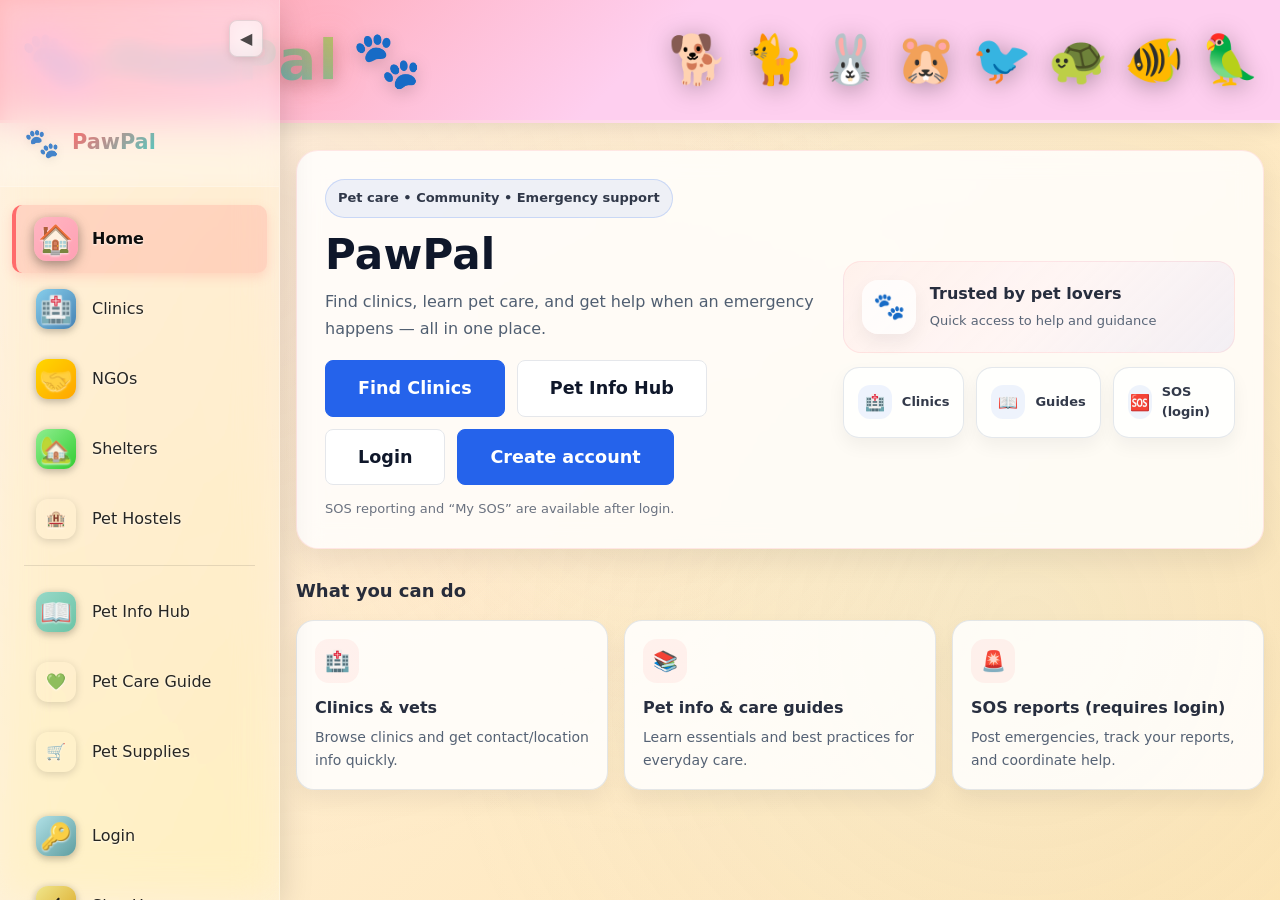
<file: frontend/index.html>
<!DOCTYPE html>
<html lang="en">

<head>
  <meta charset="UTF-8" />
  <title>Pawpal — Home</title>
  <meta name="viewport" content="width=device-width, initial-scale=1" />
  <link rel="stylesheet" href="./styles.css" />
</head>

<body class="has-sidebar page-home">
  <!-- Cute Header -->
  <script type="module">
    import { initHeader } from "./js/header.js";
    import { initSidebar } from "./js/sidebar.js";
    initHeader();
    initSidebar();
  </script>

  <!-- Main Content -->
  <main class="container">
    <!-- Guest Home -->
    <section id="guestHome" style="display:none;">
      <div class="home-hero">
        <div class="home-hero-content">
          <div class="home-badge">Pet care • Community • Emergency support</div>
          <h1 class="home-title">PawPal</h1>
          <p class="home-subtitle">
            Find clinics, learn pet care, and get help when an emergency happens — all in one place.
          </p>
          <div class="home-cta">
            <a href="clinics.html" class="btn btn-primary btn-large">Find Clinics</a>
            <a href="pets.html" class="btn btn-secondary btn-large">Pet Info Hub</a>
            <a href="login.html" class="btn btn-secondary btn-large">Login</a>
            <a href="signup.html" class="btn btn-primary btn-large">Create account</a>
          </div>
          <div class="home-note">
            SOS reporting and “My SOS” are available after login.
          </div>
        </div>
        <div class="home-hero-visual" aria-hidden="true">
          <div class="home-visual-card">
            <div class="home-visual-icon">🐾</div>
            <div class="home-visual-text">
              <div class="home-visual-title">Trusted by pet lovers</div>
              <div class="home-visual-subtitle">Quick access to help and guidance</div>
            </div>
          </div>
          <div class="home-visual-mini">
            <div class="home-mini">
              <div class="mini-icon">🏥</div>
              <div class="mini-text">Clinics</div>
            </div>
            <div class="home-mini">
              <div class="mini-icon">📖</div>
              <div class="mini-text">Guides</div>
            </div>
            <div class="home-mini">
              <div class="mini-icon">🆘</div>
              <div class="mini-text">SOS (login)</div>
            </div>
          </div>
        </div>
      </div>

      <section class="home-section">
        <h2 class="home-section-title">What you can do</h2>
        <div class="home-features">
          <div class="home-feature">
            <div class="feature-icon">🏥</div>
            <div class="feature-title">Clinics & vets</div>
            <div class="feature-text">Browse clinics and get contact/location info quickly.</div>
          </div>
          <div class="home-feature">
            <div class="feature-icon">📚</div>
            <div class="feature-title">Pet info & care guides</div>
            <div class="feature-text">Learn essentials and best practices for everyday care.</div>
          </div>
          <div class="home-feature">
            <div class="feature-icon">🚨</div>
            <div class="feature-title">SOS reports (requires login)</div>
            <div class="feature-text">Post emergencies, track your reports, and coordinate help.</div>
          </div>
        </div>
      </section>
    </section>

    <!-- Logged-in Home -->
    <section id="authedHome" style="display:none;">
      <div class="home-hero compact">
        <div class="home-hero-content">
          <div class="home-badge">Dashboard</div>
          <h1 class="home-title" style="margin-bottom: 8px;">Welcome back</h1>
          <p class="home-subtitle" id="authedSubtitle">Here’s an overview of your PawPal activity.</p>
          <div class="home-cta">
            <a href="sos_new.html" class="btn btn-primary btn-large">Report SOS</a>
            <a href="sos.html" class="btn btn-secondary btn-large">Browse SOS</a>
            <a href="my_sos.html" class="btn btn-secondary btn-large">My SOS</a>
            <a href="clinics.html" class="btn btn-secondary btn-large">Find Clinics</a>
          </div>
        </div>
      </div>

      <section class="home-section">
        <h2 class="home-section-title">Quick overview</h2>
        <div class="home-stats">
          <div class="home-stat">
            <div class="stat-icon">🚨</div>
            <div class="stat-value" id="sosCount">-</div>
            <div class="stat-label">Active SOS reports</div>
          </div>

        </div>
      </section>
    </section>
  </main>

  <!-- Image Modal (shared across pages) -->
  <div id="imageModal" class="modal">
    <span class="modal-close" onclick="closeImageModal()">&times;</span>
    <img class="modal-content" id="modalImage" alt="Full size image">
  </div>

  <script type="module">
    import { getJSON } from "./js/api.js";
    import { showLoading, showError } from "./js/utils.js";
    import { updateNavigation } from "./js/nav.js";
    import { isAuthenticated, getAuthUser } from "./js/auth.js";

    // Update navigation
    updateNavigation();

    const authed = isAuthenticated();
    const guestHome = document.getElementById("guestHome");
    const authedHome = document.getElementById("authedHome");
    if (guestHome) guestHome.style.display = authed ? "none" : "block";
    if (authedHome) authedHome.style.display = authed ? "block" : "none";

    if (authed) {
      const u = getAuthUser();
      const sub = document.getElementById("authedSubtitle");
      if (sub && u?.name) sub.textContent = `Here’s an overview for ${u.name}.`;
    }

    // Load SOS count
    async function loadSOSCount() {
      try {
        const data = await getJSON("/api/sos");
        const count = Array.isArray(data) ? data.length : 0;
        document.getElementById("sosCount").textContent = count;
      } catch (error) {
        console.error("Failed to load SOS count:", error);
        document.getElementById("sosCount").textContent = "?";
      }
    }



    // Load counts on page load
    if (authed) loadSOSCount();

  </script>

  <script src="./js/modal.js"></script>
</body>

</html>
</file>
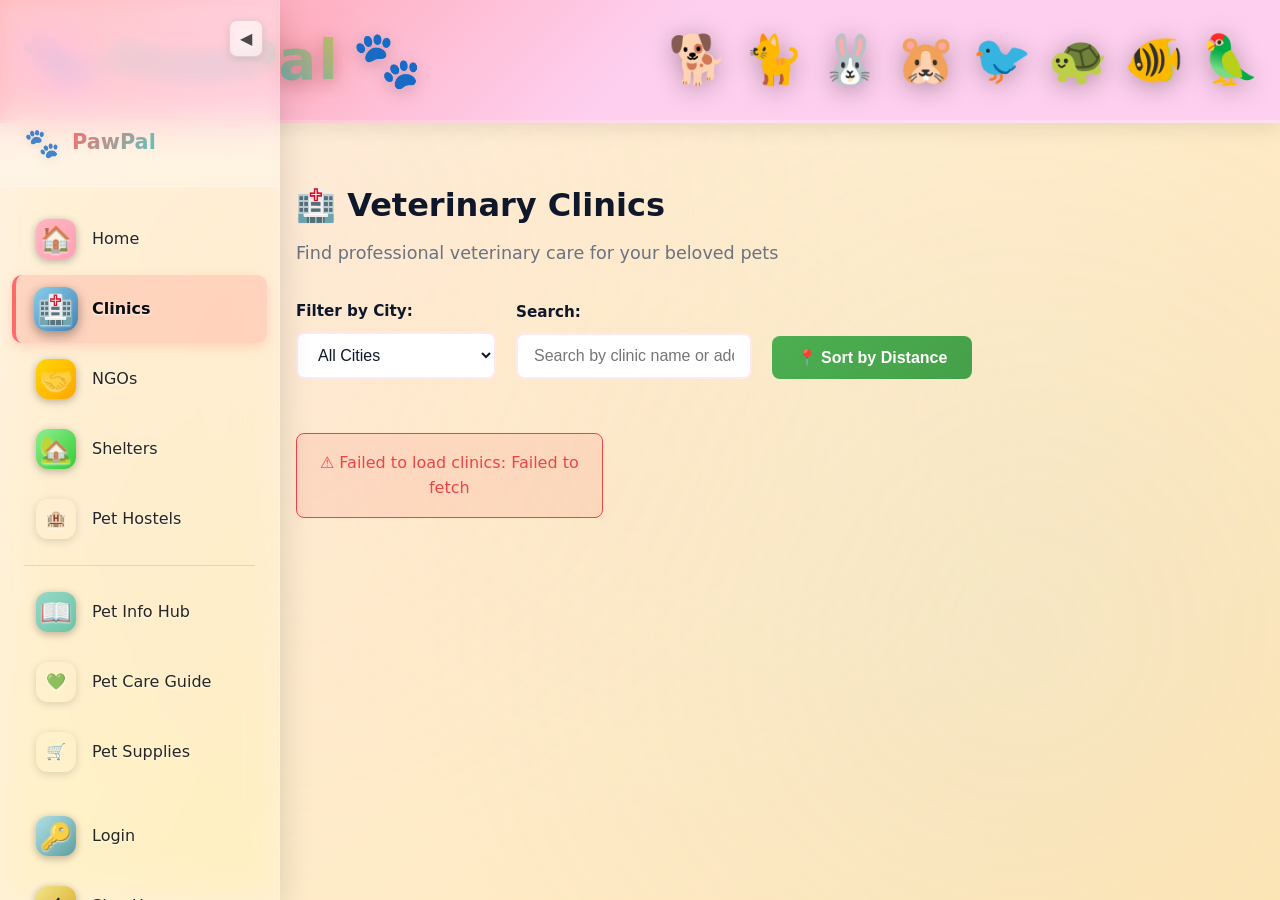
<file: frontend/clinics.html>
<!DOCTYPE html>
<html lang="en">

<head>
  <meta charset="UTF-8" />
  <title>Pawpal — Veterinary Clinics</title>
  <meta name="viewport" content="width=device-width, initial-scale=1" />
  <link rel="stylesheet" href="./styles.css" />
</head>

<body class="has-sidebar">
  <!-- Cute Header -->
  <script type="module">
    import { initHeader } from "./js/header.js";
    import { initSidebar } from "./js/sidebar.js";
    initHeader();
    initSidebar();
  </script>

  <!-- Main Content -->
  <main class="container">
    <div class="page-header">
      <h1>🏥 Veterinary Clinics</h1>
      <p class="page-subtitle">Find professional veterinary care for your beloved pets</p>
    </div>

    <!-- Filters and Search -->
    <!-- Filters -->
    <div class="filters-container">
      <div class="filter-group">
        <label for="cityFilter">Filter by City:</label>
        <select id="cityFilter" class="filter-select">
          <option value="">All Cities</option>
        </select>
      </div>
      <div class="filter-group">
        <label for="searchInput">Search:</label>
        <input type="text" id="searchInput" class="filter-input" placeholder="Search by clinic name or address..." />
      </div>
      <div class="filter-group">
        <label>&nbsp;</label>
        <button id="locationSortBtn" class="filter-input"
          style="background: linear-gradient(135deg, #4CAF50 0%, #45a049 100%); color: white; border: none; padding: 12px 20px; border-radius: 8px; cursor: pointer; font-weight: 600; white-space: nowrap;">
          📍 Sort by Distance
        </button>
      </div>
    </div>

    <!-- Clinics List -->
    <section>
      <div id="clinicsList" class="cards-grid">
        <!-- Clinics will be loaded here -->
      </div>
    </section>
  </main>

  <script type="module" src="./js/organizations.js"></script>
  <script type="module">
    import { loadOrganizationsByType } from "./js/organizations.js";
    loadOrganizationsByType('CLINIC');
  </script>
</body>

</html>
</file>
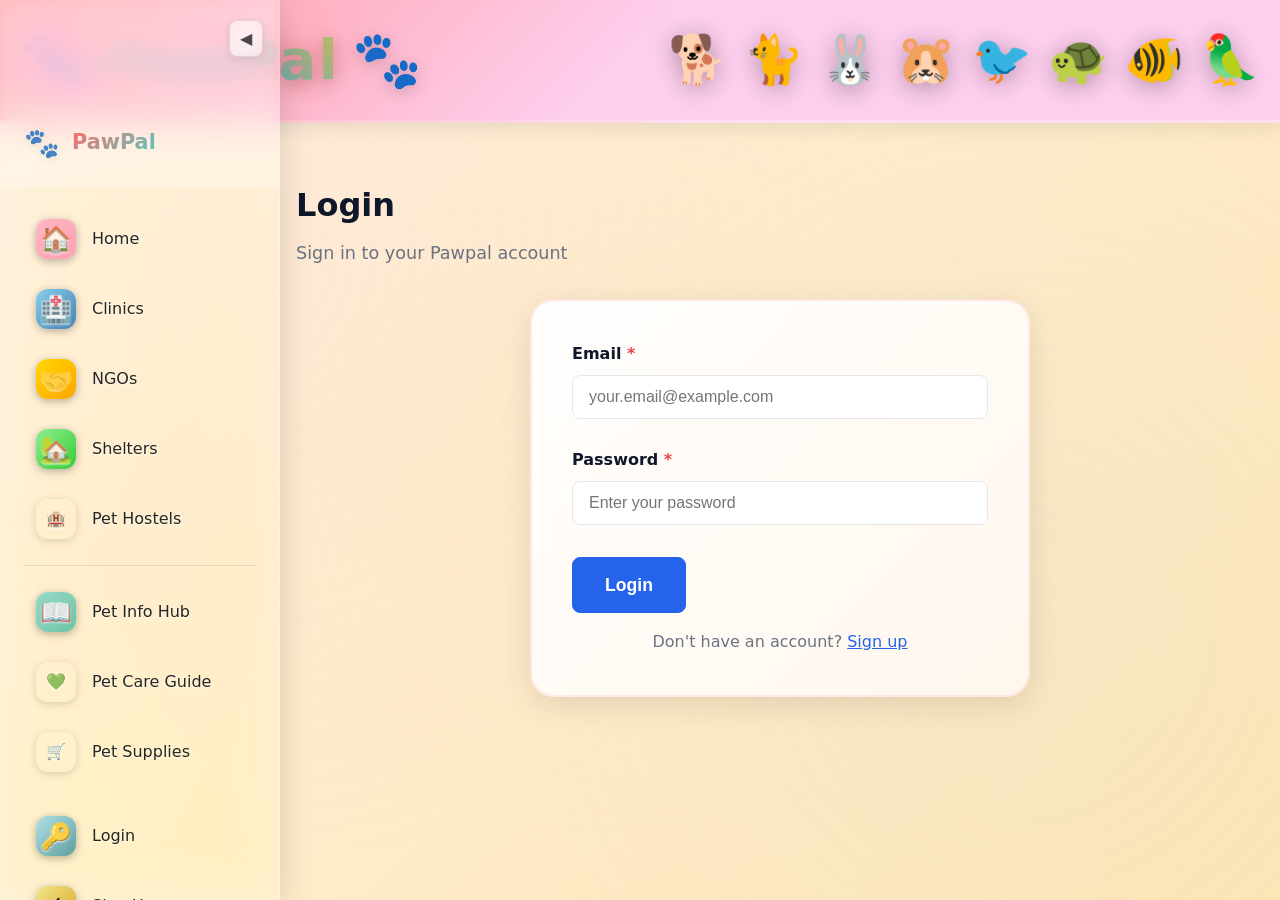
<file: frontend/login.html>
<!DOCTYPE html>
<html lang="en">
<head>
  <meta charset="UTF-8" />
  <title>Pawpal — Login</title>
  <meta name="viewport" content="width=device-width, initial-scale=1" />
  <link rel="stylesheet" href="./styles.css" />
</head>
<body class="has-sidebar">
  <!-- Cute Header -->
  <script type="module">
    import { initHeader } from "./js/header.js";
    import { initSidebar } from "./js/sidebar.js";
    initHeader();
    initSidebar();
  </script>

  <!-- Main Content -->
  <main class="container">
    <div class="page-header">
      <h1>Login</h1>
      <p class="page-subtitle">Sign in to your Pawpal account</p>
    </div>

    <!-- Login Form -->
    <section class="form-section" style="max-width: 500px; margin: 0 auto;">
      <form id="loginForm" class="sos-form">
        <div class="form-group">
          <label for="email" class="form-label">Email <span class="required">*</span></label>
          <input 
            type="email" 
            id="email" 
            name="email" 
            class="form-input" 
            placeholder="your.email@example.com" 
            required 
            autocomplete="email"
          />
        </div>

        <div class="form-group">
          <label for="password" class="form-label">Password <span class="required">*</span></label>
          <input 
            type="password" 
            id="password" 
            name="password" 
            class="form-input" 
            placeholder="Enter your password" 
            required 
            autocomplete="current-password"
          />
        </div>

        <div class="form-actions">
          <button type="submit" class="btn btn-primary btn-large" id="submitBtn">
            Login
          </button>
        </div>

        <div style="text-align: center; margin-top: 16px;">
          <p style="color: var(--muted);">
            Don't have an account? <a href="signup.html" style="color: var(--primary);">Sign up</a>
          </p>
        </div>
      </form>
    </section>
  </main>

  <script type="module">
    import { postJSON } from "./js/api.js";
    import { setAuth } from "./js/auth.js";
    import { showToast } from "./js/utils.js";

    const form = document.getElementById("loginForm");
    const submitBtn = document.getElementById("submitBtn");

    form.addEventListener("submit", async (e) => {
      e.preventDefault();
      
      submitBtn.disabled = true;
      submitBtn.textContent = "Logging in...";

      try {
        const email = document.getElementById("email").value;
        const password = document.getElementById("password").value;

        const result = await postJSON("/api/auth/login", { email, password });
        
        // Store auth token and user info
        setAuth(result.token, result.user);
        
        showToast("Login successful!", "success");
        
        // Redirect to home or redirect URL
        const urlParams = new URLSearchParams(window.location.search);
        const redirect = urlParams.get("redirect") || "index.html";
        
        setTimeout(() => {
          window.location.href = redirect;
        }, 500);
      } catch (error) {
        console.error("Login failed:", error);
        showToast(error.message || "Login failed. Please check your credentials.", "error");
        submitBtn.disabled = false;
        submitBtn.textContent = "Login";
      }
    });
  </script>
</body>
</html>
</file>
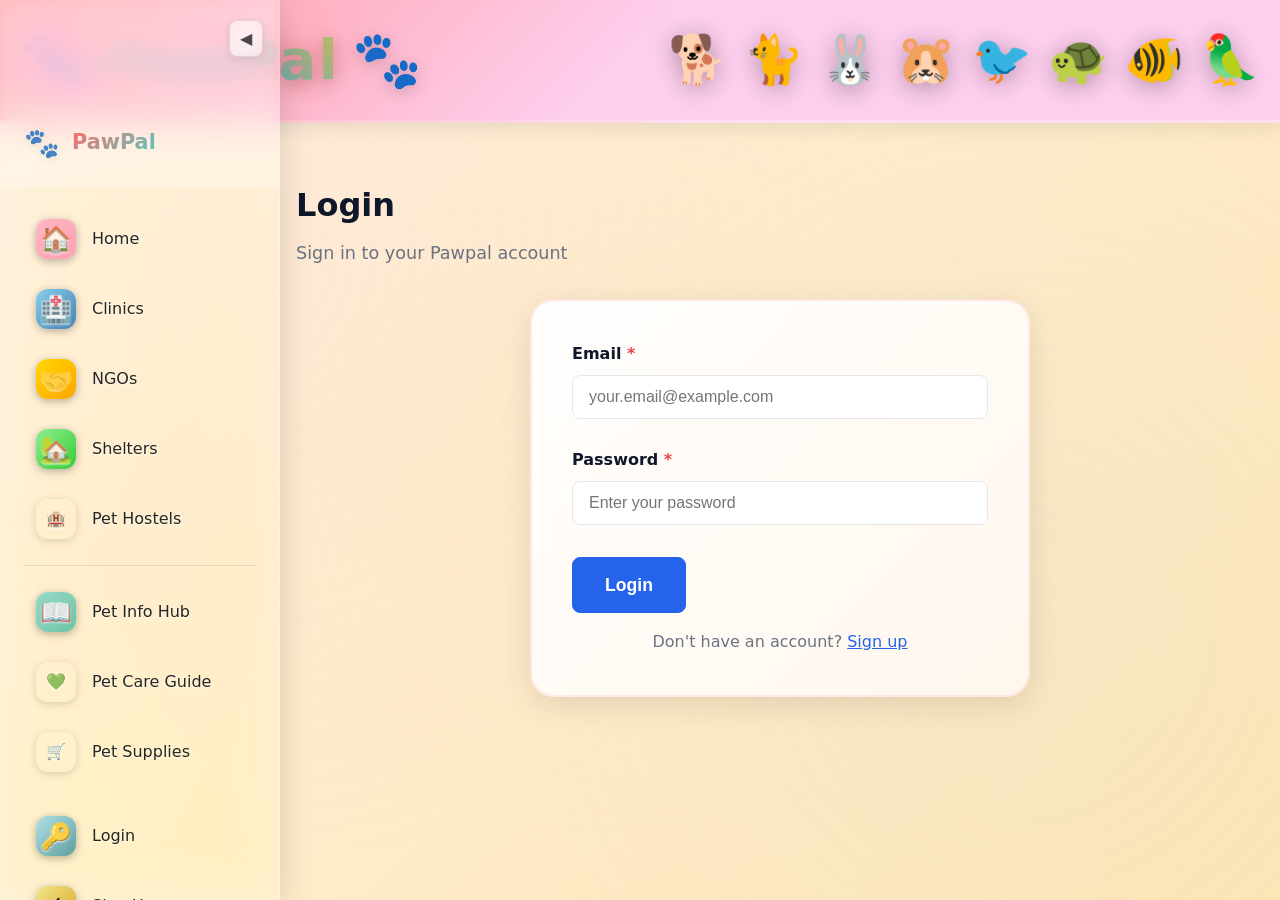
<file: frontend/my_sos.html>
<!DOCTYPE html>
<html lang="en">
<head>
  <meta charset="UTF-8" />
  <title>Pawpal — My SOS Reports</title>
  <meta name="viewport" content="width=device-width, initial-scale=1" />
  <link rel="stylesheet" href="./styles.css" />
</head>
<body class="has-sidebar">
  <!-- Cute Header -->
  <script type="module">
    import { initHeader } from "./js/header.js";
    import { initSidebar } from "./js/sidebar.js";
    initHeader();
    initSidebar();
  </script>

  <!-- Main Content -->
  <main class="container">
    <div class="page-header">
      <h1>My SOS Reports</h1>
      <p class="page-subtitle" id="mySosSubtitle">Tracking your submitted emergencies</p>
    </div>

    <section>
      <div id="mySosList" class="cards-grid">
        <!-- Personal reports will load here -->
      </div>
    </section>
  </main>

  <!-- Image Modal -->
  <div id="imageModal" class="modal">
    <span class="modal-close" onclick="closeImageModal()">&times;</span>
    <img class="modal-content" id="modalImage" alt="Full size image">
  </div>

  <script type="module">
    import { updateNavigation } from "./js/nav.js";
    updateNavigation();
  </script>
  <script type="module" src="./js/my_sos.js"></script>
  <script src="./js/modal.js"></script>
</body>
</html>
</file>
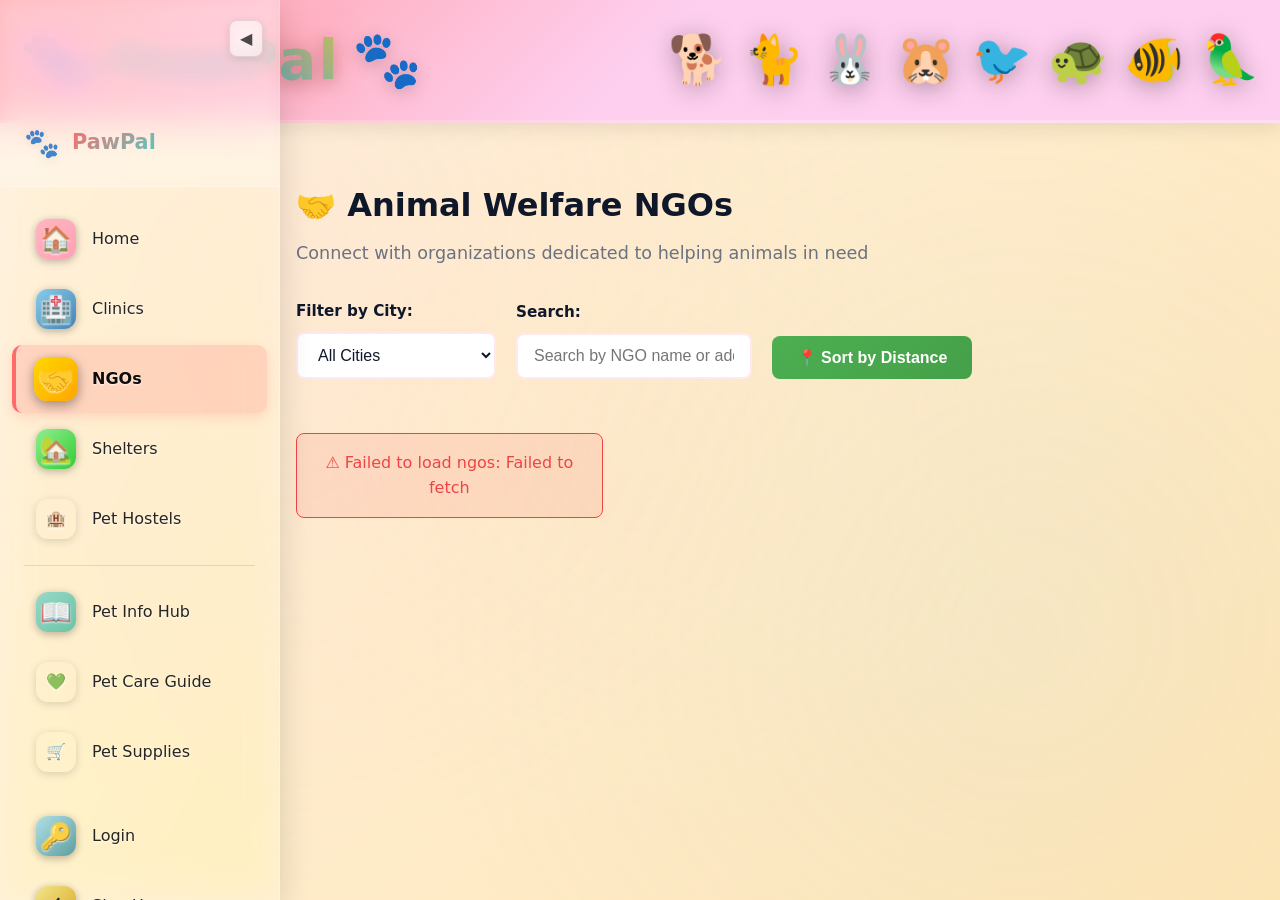
<file: frontend/ngos.html>
<!DOCTYPE html>
<html lang="en">

<head>
  <meta charset="UTF-8" />
  <title>Pawpal — NGOs</title>
  <meta name="viewport" content="width=device-width, initial-scale=1" />
  <link rel="stylesheet" href="./styles.css" />
</head>

<body class="has-sidebar">
  <!-- Cute Header -->
  <script type="module">
    import { initHeader } from "./js/header.js";
    import { initSidebar } from "./js/sidebar.js";
    initHeader();
    initSidebar();
  </script>

  <!-- Main Content -->
  <main class="container">
    <div class="page-header">
      <h1>🤝 Animal Welfare NGOs</h1>
      <p class="page-subtitle">Connect with organizations dedicated to helping animals in need</p>
    </div>

    <!-- Filters and Search -->
    <!-- Filters -->
    <div class="filters-container">
      <div class="filter-group">
        <label for="cityFilter">Filter by City:</label>
        <select id="cityFilter" class="filter-select">
          <option value="">All Cities</option>
        </select>
      </div>
      <div class="filter-group">
        <label for="searchInput">Search:</label>
        <input type="text" id="searchInput" class="filter-input" placeholder="Search by NGO name or address..." />
      </div>
      <div class="filter-group">
        <label>&nbsp;</label>
        <button id="locationSortBtn" class="filter-input"
          style="background: linear-gradient(135deg, #4CAF50 0%, #45a049 100%); color: white; border: none; padding: 12px 20px; border-radius: 8px; cursor: pointer; font-weight: 600; white-space: nowrap;">
          📍 Sort by Distance
        </button>
      </div>
    </div>

    <!-- NGOs List -->
    <section>
      <div id="ngosList" class="cards-grid">
        <!-- NGOs will be loaded here -->
      </div>
    </section>
  </main>

  <script type="module" src="./js/organizations.js"></script>
  <script type="module">
    import { loadOrganizationsByType } from "./js/organizations.js";
    loadOrganizationsByType('NGO');
  </script>
</body>

</html>
</file>
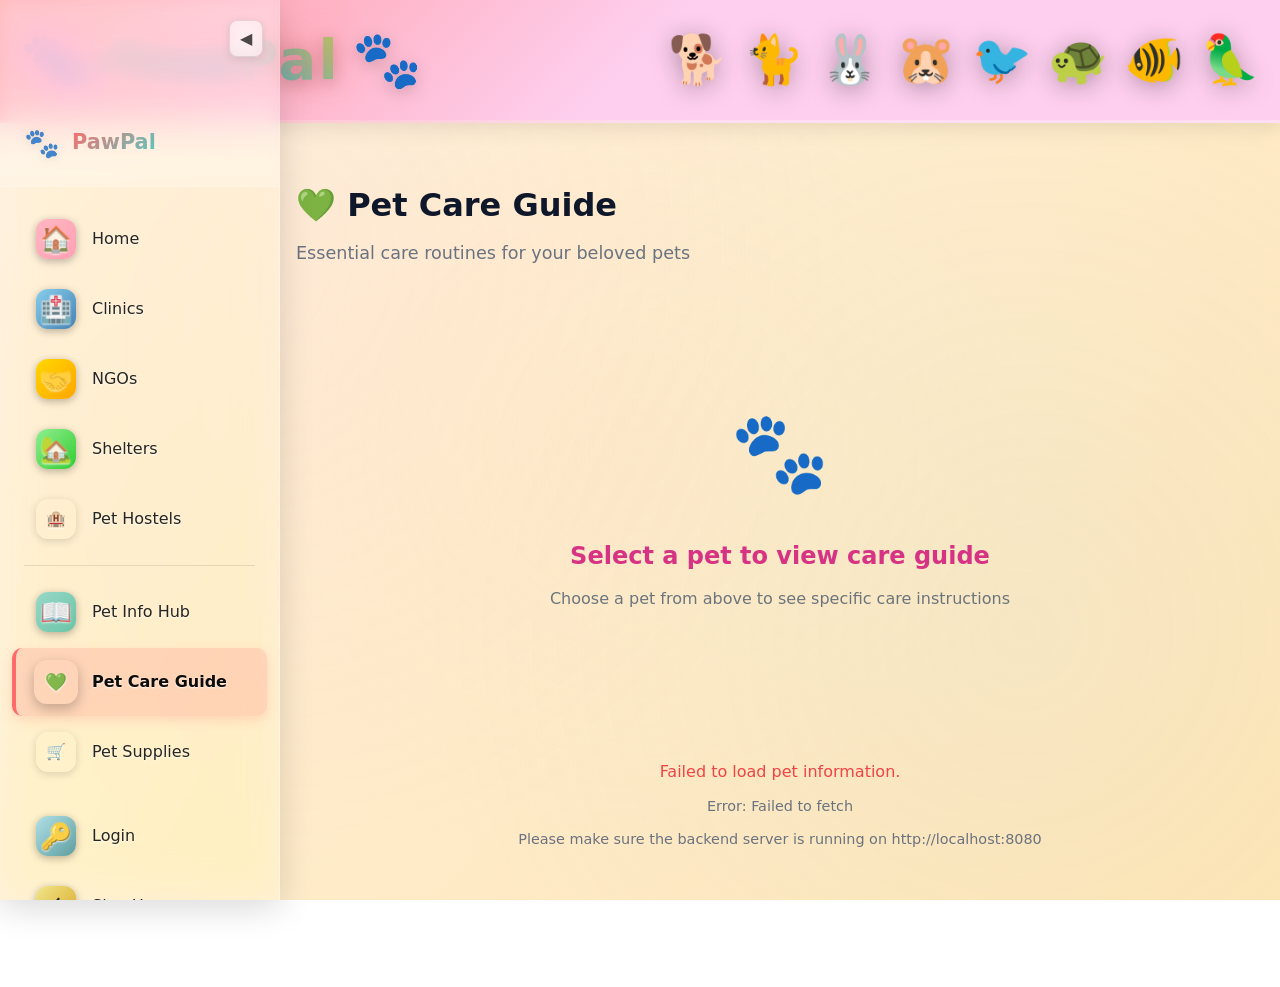
<file: frontend/pet_care.html>
<!DOCTYPE html>
<html lang="en">
<head>
  <meta charset="UTF-8" />
  <title>Pawpal — Pet Care Guide</title>
  <meta name="viewport" content="width=device-width, initial-scale=1" />
  <link rel="stylesheet" href="./styles.css" />
  <style>
    .pet-selector {
      display: grid;
      grid-template-columns: repeat(auto-fill, minmax(200px, 1fr));
      gap: 20px;
      margin: 30px 0;
    }

    .pet-option {
      background: linear-gradient(135deg, #fff5f5 0%, #ffeef0 100%);
      border: 2px solid rgba(255, 182, 193, 0.3);
      border-radius: 20px;
      overflow: hidden;
      box-shadow: 0 4px 15px rgba(255, 182, 193, 0.2);
      transition: all 0.3s ease;
      cursor: pointer;
      position: relative;
    }

    .pet-option::before {
      content: '';
      position: absolute;
      top: 0;
      left: 0;
      right: 0;
      bottom: 0;
      background: linear-gradient(135deg, rgba(255, 182, 193, 0.1) 0%, rgba(255, 192, 203, 0.05) 100%);
      opacity: 0;
      transition: opacity 0.3s ease;
    }

    .pet-option:hover::before {
      opacity: 1;
    }

    .pet-option:hover {
      transform: translateY(-8px) scale(1.02);
      box-shadow: 0 8px 25px rgba(255, 182, 193, 0.4);
      border-color: rgba(255, 182, 193, 0.6);
    }

    .pet-option.selected {
      background: linear-gradient(135deg, #ffeef0 0%, #ffb6c1 100%);
      border-color: #d63384;
      box-shadow: 0 8px 25px rgba(214, 51, 132, 0.4);
      transform: translateY(-4px);
    }

    .pet-option.selected::before {
      opacity: 1;
    }

    .pet-option-image {
      width: 100%;
      height: 120px;
      background: linear-gradient(135deg, #ffeef0 0%, #fff5f5 50%, #ffeef0 100%);
      display: flex;
      align-items: center;
      justify-content: center;
      font-size: 2.5rem;
      position: relative;
      overflow: hidden;
    }

    .pet-option-image::after {
      content: '';
      position: absolute;
      top: -50%;
      left: -50%;
      width: 200%;
      height: 200%;
      background: radial-gradient(circle, rgba(255, 182, 193, 0.1) 0%, transparent 70%);
      animation: shimmer 3s infinite;
    }

    @keyframes shimmer {
      0%, 100% { transform: translate(-50%, -50%) rotate(0deg); }
      50% { transform: translate(-50%, -50%) rotate(180deg); }
    }

    .pet-option-image img {
      width: 100%;
      height: 100%;
      object-fit: cover;
      position: relative;
      z-index: 1;
    }

    .pet-option-content {
      padding: 16px;
      position: relative;
      z-index: 1;
      background: white;
      text-align: center;
    }

    .pet-option-name {
      font-size: 1.3rem;
      font-weight: 700;
      color: #d63384;
      margin: 0 0 4px;
    }

    .pet-option-species {
      color: #6c757d;
      font-size: 0.8rem;
      font-style: italic;
      margin: 0;
    }

    .care-hint {
      margin-top: 8px;
      color: #d63384;
      font-size: 0.75rem;
      font-weight: 500;
      opacity: 0.7;
    }

    .care-content-wrapper {
      margin-top: 40px;
      animation: fadeInUp 0.5s ease;
    }

    @keyframes fadeInUp {
      from {
        opacity: 0;
        transform: translateY(20px);
      }
      to {
        opacity: 1;
        transform: translateY(0);
      }
    }

    .selected-pet-header {
      background: linear-gradient(135deg, #ffeef0 0%, #fff5f5 100%);
      border-radius: 20px;
      padding: 30px;
      margin-bottom: 30px;
      text-align: center;
      box-shadow: 0 4px 15px rgba(255, 182, 193, 0.2);
    }

    .selected-pet-emoji {
      font-size: 4rem;
      margin-bottom: 15px;
      animation: bounce 2s infinite;
    }

    @keyframes bounce {
      0%, 100% { transform: translateY(0); }
      50% { transform: translateY(-10px); }
    }

    .selected-pet-name {
      font-size: 2.5rem;
      color: #d63384;
      margin: 0 0 8px;
      font-weight: 700;
    }

    .selected-pet-species {
      font-size: 1.1rem;
      color: #6c757d;
      font-style: italic;
      margin: 0;
    }

    .care-section {
      background: white;
      border-radius: 20px;
      padding: 30px;
      margin-bottom: 24px;
      box-shadow: 0 4px 15px rgba(0, 0, 0, 0.08);
      border: 2px solid rgba(255, 182, 193, 0.1);
      transition: all 0.3s ease;
    }

    .care-section:hover {
      box-shadow: 0 6px 20px rgba(255, 182, 193, 0.15);
      border-color: rgba(255, 182, 193, 0.3);
    }

    .care-section-title {
      font-size: 1.8rem;
      color: #d63384;
      margin: 0 0 20px;
      padding-bottom: 15px;
      border-bottom: 3px solid #ffeef0;
      display: flex;
      align-items: center;
      gap: 12px;
      font-weight: 700;
    }

    .care-item {
      background: linear-gradient(135deg, #fff5f5 0%, #ffeef0 100%);
      border-left: 5px solid #d63384;
      padding: 24px;
      margin-bottom: 16px;
      border-radius: 12px;
      transition: all 0.3s ease;
    }

    .care-item:hover {
      transform: translateX(5px);
      box-shadow: 0 4px 12px rgba(214, 51, 132, 0.15);
    }

    .care-item-title {
      font-size: 1.3rem;
      color: #d63384;
      margin: 0 0 16px;
      font-weight: 600;
      display: flex;
      align-items: center;
      gap: 8px;
    }

    .care-item-content {
      color: #495057;
      line-height: 1.8;
      font-size: 1rem;
    }

    .care-item-content ul {
      margin: 12px 0;
      padding-left: 28px;
    }

    .care-item-content li {
      margin: 10px 0;
      position: relative;
    }

    .care-item-content li::marker {
      color: #d63384;
    }

    .activities-header {
      color: #d63384;
      margin: 20px 0 12px;
      font-weight: 600;
      font-size: 1.1rem;
    }

    .no-pet-selected {
      text-align: center;
      padding: 60px 20px;
      color: #6c757d;
    }

    .no-pet-selected-emoji {
      font-size: 5rem;
      margin-bottom: 20px;
    }
  </style>
</head>
<body class="has-sidebar">
  <!-- Navigation -->
  <script type="module">
    import { initHeader } from "./js/header.js";
    import { initSidebar } from "./js/sidebar.js";
    initHeader();
    initSidebar();
  </script>

  <!-- Main Content -->
  <main class="container">
    <div class="page-header">
      <h1>💚 Pet Care Guide</h1>
      <p class="page-subtitle">Essential care routines for your beloved pets</p>
    </div>

    <!-- Pet Selector -->
    <div class="pet-selector" id="petSelector"></div>

    <!-- Selected Pet Header -->
    <div id="selectedPetHeader" class="selected-pet-header" style="display: none;">
      <div class="selected-pet-emoji" id="selectedPetEmoji"></div>
      <h2 class="selected-pet-name" id="selectedPetName"></h2>
      <p class="selected-pet-species" id="selectedPetSpecies"></p>
    </div>

    <!-- Care Guide Content -->
    <div id="careContent" class="care-content-wrapper" style="display: none;">
      <div class="care-section">
        <h2 class="care-section-title">🛁 Bath Time</h2>
        <div id="bathTimeContent"></div>
      </div>

      <div class="care-section">
        <h2 class="care-section-title">🍽️ Feed Time</h2>
        <div id="feedTimeContent"></div>
      </div>

      <div class="care-section">
        <h2 class="care-section-title">🎮 Play Time</h2>
        <div id="playTimeContent"></div>
      </div>

      <div class="care-section">
        <h2 class="care-section-title">😊 Keep Them Happy</h2>
        <div id="happinessContent"></div>
      </div>
    </div>

    <div id="noSelection" class="no-pet-selected">
      <div class="no-pet-selected-emoji">🐾</div>
      <h2 style="color: #d63384; margin-bottom: 10px;">Select a pet to view care guide</h2>
      <p style="color: #6c757d;">Choose a pet from above to see specific care instructions</p>
    </div>

    <!-- Loading State -->
    <div id="loading" class="loading-spinner">
      <div class="spinner"></div>
      <p>Loading pet information...</p>
    </div>
  </main>

  <script type="module">
    import { getJSON } from "./js/api.js";
    
    let pets = [];
    let selectedPet = null;

    async function loadPets() {
      const loadingEl = document.getElementById('loading');
      const selectorEl = document.getElementById('petSelector');

      try {
        // Try to load from backend static resources
        pets = await getJSON('/data/pets.json');
        loadingEl.style.display = 'none';
        
        renderPetSelector();
      } catch (error) {
        console.error('Error loading pets:', error);
        loadingEl.innerHTML = `
          <div style="text-align: center; padding: 40px;">
            <p style="color: var(--error); margin-bottom: 10px;">Failed to load pet information.</p>
            <p style="color: var(--muted); font-size: 0.9rem;">Error: ${error.message}</p>
            <p style="color: var(--muted); font-size: 0.9rem; margin-top: 10px;">Please make sure the backend server is running on http://localhost:8080</p>
          </div>
        `;
      }
    }

    function renderPetSelector() {
      const selectorEl = document.getElementById('petSelector');
      selectorEl.innerHTML = pets.map(pet => {
        const emoji = pet.emoji || '🐾';
        const imageUrl = pet.image 
          ? (pet.image.startsWith('http://') || pet.image.startsWith('https://') 
              ? pet.image 
              : `http://localhost:8080/${pet.image}`)
          : null;
        
        const imageHtml = imageUrl
          ? `<img src="${imageUrl}" alt="${pet.name}" style="max-width: 80px; max-height: 80px; object-fit: contain;" onerror="this.parentElement.innerHTML='${emoji}'; this.parentElement.style.fontSize='2.5rem';">`
          : emoji;
        
        return `
        <div class="pet-option" data-pet-id="${pet.id}">
          <div class="pet-option-image">
            ${imageHtml}
          </div>
          <div class="pet-option-content">
            <h3 class="pet-option-name">${pet.name}</h3>
            <p class="pet-option-species">${pet.species}</p>
            <p class="care-hint">Click for care guide →</p>
          </div>
        </div>
      `;
      }).join('');

      // Add click handlers
      document.querySelectorAll('.pet-option').forEach(option => {
        option.addEventListener('click', () => {
          const petId = parseInt(option.dataset.petId);
          selectPet(petId);
        });
      });
    }

    function selectPet(petId) {
      selectedPet = pets.find(p => p.id === petId);
      
      // Update UI
      document.querySelectorAll('.pet-option').forEach(opt => {
        opt.classList.remove('selected');
      });
      document.querySelector(`[data-pet-id="${petId}"]`).classList.add('selected');
      
      // Show selected pet header
      document.getElementById('selectedPetEmoji').textContent = selectedPet.emoji || '🐾';
      document.getElementById('selectedPetName').textContent = selectedPet.name;
      document.getElementById('selectedPetSpecies').textContent = selectedPet.species;
      document.getElementById('selectedPetHeader').style.display = 'block';
      
      document.getElementById('noSelection').style.display = 'none';
      document.getElementById('careContent').style.display = 'block';
      
      // Scroll to care content smoothly
      setTimeout(() => {
        document.getElementById('careContent').scrollIntoView({ behavior: 'smooth', block: 'start' });
      }, 100);
      
      renderCareGuide();
    }

    function renderCareGuide() {
      if (!selectedPet || !selectedPet.careGuide) {
        document.getElementById('careContent').innerHTML = 
          '<p>Care guide information not available for this pet.</p>';
        return;
      }

      const guide = selectedPet.careGuide;

      // Bath Time
      const bathTimeEl = document.getElementById('bathTimeContent');
      if (guide.bathTime) {
        bathTimeEl.innerHTML = `
          <div class="care-item">
            <h3 class="care-item-title">📅 Frequency: ${guide.bathTime.frequency}</h3>
            <div class="care-item-content">
              <ul>
                ${guide.bathTime.tips.map(tip => `<li>${tip}</li>`).join('')}
              </ul>
            </div>
          </div>
        `;
      }

      // Feed Time
      const feedTimeEl = document.getElementById('feedTimeContent');
      if (guide.feedTime) {
        feedTimeEl.innerHTML = `
          <div class="care-item">
            <h3 class="care-item-title">⏰ Schedule: ${guide.feedTime.schedule}</h3>
            <div class="care-item-content">
              <ul>
                ${guide.feedTime.tips.map(tip => `<li>${tip}</li>`).join('')}
              </ul>
            </div>
          </div>
        `;
      }

      // Play Time
      const playTimeEl = document.getElementById('playTimeContent');
      if (guide.playTime) {
        playTimeEl.innerHTML = `
          <div class="care-item">
            <h3 class="care-item-title">⏱️ Duration: ${guide.playTime.duration}</h3>
            <div class="care-item-content">
              <div class="activities-header">🎯 Recommended Activities:</div>
              <ul>
                ${guide.playTime.activities.map(activity => `<li>${activity}</li>`).join('')}
              </ul>
            </div>
          </div>
        `;
      }

      // Happiness Tips
      const happinessEl = document.getElementById('happinessContent');
      if (guide.happinessTips) {
        happinessEl.innerHTML = `
          <div class="care-item">
            <div class="care-item-content">
              <ul>
                ${guide.happinessTips.map(tip => `<li>${tip}</li>`).join('')}
              </ul>
            </div>
          </div>
        `;
      }
    }

    // Load pets on page load
    loadPets();
  </script>
</body>
</html>
</file>
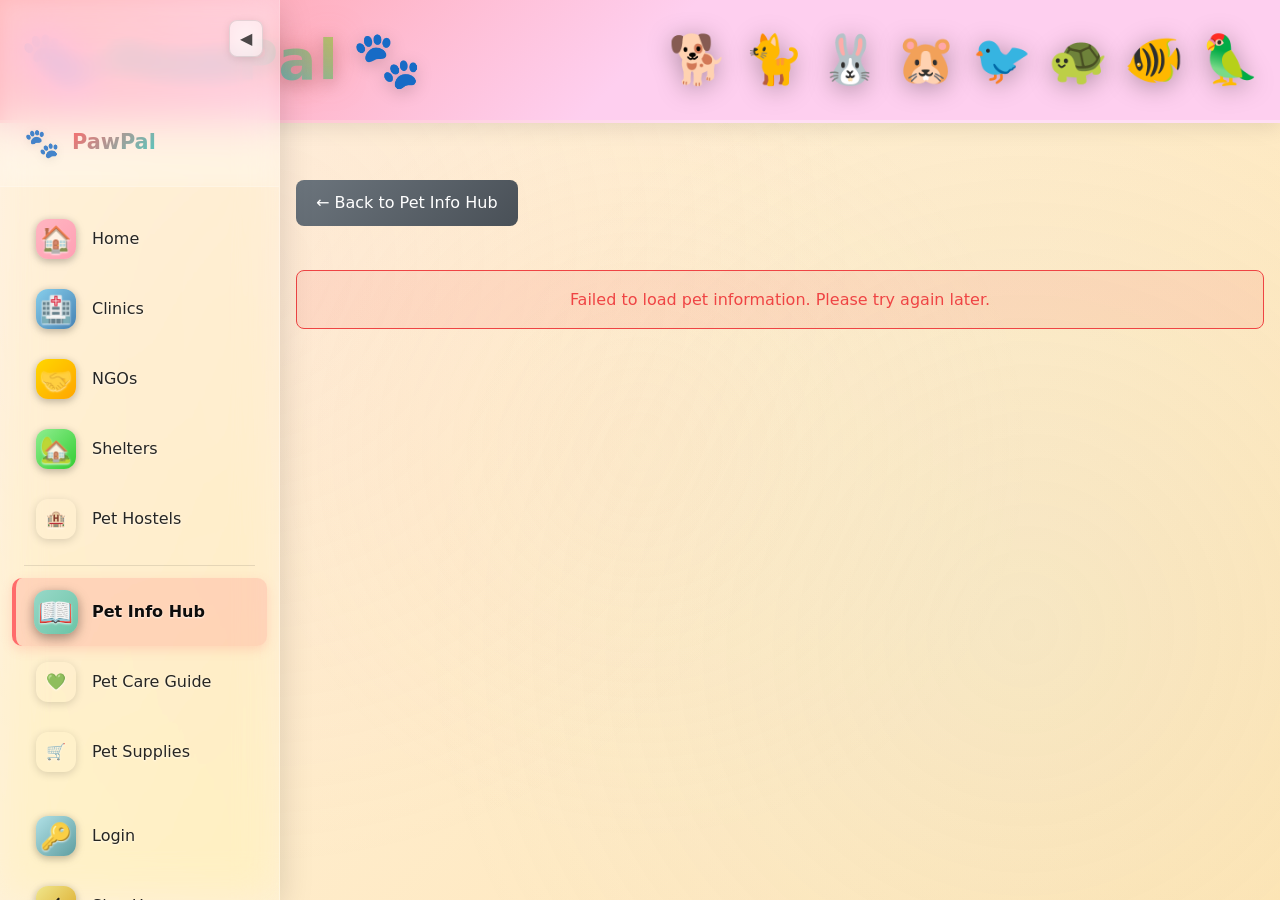
<file: frontend/pet_detail.html>
<!DOCTYPE html>
<html lang="en">
<head>
  <meta charset="UTF-8" />
  <title>Pawpal — Pet Details</title>
  <meta name="viewport" content="width=device-width, initial-scale=1" />
  <link rel="stylesheet" href="./styles.css" />
  <style>
    .pet-detail-header {
      text-align: center;
      padding: 40px 20px;
      background: linear-gradient(135deg, #ffeef0 0%, #fff5f5 100%);
      border-radius: 20px;
      margin-bottom: 30px;
    }

    .pet-detail-emoji {
      font-size: 8rem;
      margin-bottom: 20px;
      animation: bounce 2s infinite;
    }

    @keyframes bounce {
      0%, 100% { transform: translateY(0); }
      50% { transform: translateY(-10px); }
    }

    .pet-detail-name {
      font-size: 3rem;
      color: #d63384;
      margin: 0 0 10px;
      font-weight: 700;
    }

    .pet-detail-species {
      font-size: 1.2rem;
      color: #6c757d;
      font-style: italic;
      margin: 0;
    }

    .section {
      background: white;
      border-radius: 15px;
      padding: 30px;
      margin-bottom: 30px;
      box-shadow: 0 4px 15px rgba(0, 0, 0, 0.1);
    }

    .section-title {
      font-size: 2rem;
      color: #d63384;
      margin: 0 0 20px;
      padding-bottom: 15px;
      border-bottom: 3px solid #ffeef0;
    }

    .breed-card {
      background: linear-gradient(135deg, #fff5f5 0%, #ffeef0 100%);
      border: 2px solid rgba(255, 182, 193, 0.3);
      border-radius: 12px;
      padding: 20px;
      margin-bottom: 15px;
      transition: all 0.3s ease;
    }

    .breed-card:hover {
      transform: translateX(5px);
      box-shadow: 0 4px 15px rgba(255, 182, 193, 0.3);
    }

    .breed-name {
      font-size: 1.4rem;
      color: #d63384;
      margin: 0 0 10px;
      font-weight: 600;
    }

    .breed-info {
      margin: 8px 0;
      color: #495057;
      line-height: 1.6;
    }

    .diet-item {
      background: #f8f9fa;
      border-left: 4px solid #d63384;
      padding: 15px 20px;
      margin-bottom: 12px;
      border-radius: 8px;
    }

    .disease-card {
      background: linear-gradient(135deg, #fff5f5 0%, #ffeef0 100%);
      border: 2px solid rgba(255, 182, 193, 0.3);
      border-radius: 12px;
      padding: 20px;
      margin-bottom: 20px;
    }

    .disease-name {
      font-size: 1.5rem;
      color: #dc3545;
      margin: 0 0 15px;
      font-weight: 600;
    }

    .symptoms-list, .remedy-text {
      margin: 10px 0;
      padding-left: 20px;
    }

    .symptoms-list li {
      margin: 5px 0;
      color: #495057;
    }

    .remedy-text {
      background: #e7f5e7;
      padding: 15px;
      border-radius: 8px;
      border-left: 4px solid #28a745;
      color: #155724;
      font-weight: 500;
    }

    .symptom-checker {
      background: linear-gradient(135deg, #e3f2fd 0%, #f3e5f5 100%);
      border-radius: 15px;
      padding: 30px;
      margin-bottom: 30px;
    }

    .symptom-input {
      width: 100%;
      padding: 15px;
      border: 2px solid rgba(255, 182, 193, 0.3);
      border-radius: 10px;
      font-size: 1rem;
      margin-bottom: 15px;
      box-sizing: border-box;
    }

    .symptom-input:focus {
      outline: none;
      border-color: #d63384;
      box-shadow: 0 0 0 3px rgba(214, 51, 132, 0.1);
    }

    .check-button {
      background: linear-gradient(135deg, #d63384 0%, #c2185b 100%);
      color: white;
      border: none;
      padding: 15px 30px;
      border-radius: 10px;
      font-size: 1.1rem;
      font-weight: 600;
      cursor: pointer;
      transition: all 0.3s ease;
      box-shadow: 0 4px 15px rgba(214, 51, 132, 0.3);
    }

    .check-button:hover {
      transform: translateY(-2px);
      box-shadow: 0 6px 20px rgba(214, 51, 132, 0.4);
    }

    .result-box {
      margin-top: 20px;
      padding: 20px;
      border-radius: 10px;
      display: none;
    }

    .result-box.show {
      display: block;
    }

    .result-box.match {
      background: #fff3cd;
      border: 2px solid #ffc107;
      color: #856404;
    }

    .result-box.no-match {
      background: #d1ecf1;
      border: 2px solid #17a2b8;
      color: #0c5460;
    }

    .back-button {
      display: inline-block;
      margin-bottom: 20px;
      padding: 10px 20px;
      background: linear-gradient(135deg, #6c757d 0%, #495057 100%);
      color: white;
      text-decoration: none;
      border-radius: 8px;
      transition: all 0.3s ease;
    }

    .back-button:hover {
      transform: translateX(-5px);
      box-shadow: 0 4px 15px rgba(108, 117, 125, 0.3);
    }

    .medicine-item {
      background: linear-gradient(135deg, #fff3e0 0%, #ffe0b2 100%);
      border-left: 4px solid #ff9800;
      padding: 15px 20px;
      margin-bottom: 12px;
      border-radius: 8px;
      color: #e65100;
      font-weight: 500;
      line-height: 1.6;
    }

    .medicine-item strong {
      color: #d84315;
    }
  </style>
</head>
<body class="has-sidebar">
  <!-- Navigation -->
  <script type="module">
    import { initHeader } from "./js/header.js";
    import { initSidebar } from "./js/sidebar.js";
    initHeader();
    initSidebar();
  </script>

  <!-- Main Content -->
  <main class="container">
    <a href="pets.html" class="back-button">← Back to Pet Info Hub</a>

    <div id="loading" class="loading-spinner">
      <div class="spinner"></div>
      <p>Loading pet information...</p>
    </div>

    <div id="error" class="error-message" style="display: none;">
      <p>Failed to load pet information. Please try again later.</p>
    </div>

    <div id="pet-detail-content" style="display: none;">
      <!-- Pet Header -->
      <div class="pet-detail-header">
        <div class="pet-detail-emoji" id="pet-emoji"></div>
        <h1 class="pet-detail-name" id="pet-name"></h1>
        <p class="pet-detail-species" id="pet-species"></p>
      </div>

      <!-- Pet Encyclopedia Section -->
      <div class="section">
        <h2 class="section-title">📚 Pet Encyclopedia</h2>
        
        <h3 style="color: #d63384; margin: 25px 0 15px;">Breeds & Care Requirements</h3>
        <div id="breeds-container"></div>

        <h3 style="color: #d63384; margin: 25px 0 15px;">Recommended Diets</h3>
        <div id="diets-container"></div>
      </div>

      <!-- Disease & Remedies Section -->
      <div class="section">
        <h2 class="section-title">🏥 Disease & Remedies</h2>

        <!-- Symptom Checker -->
        <div class="symptom-checker">
          <h3 style="color: #d63384; margin: 0 0 15px;">🔍 Symptom Checker</h3>
          <p style="color: #6c757d; margin-bottom: 20px;">Enter <strong>multiple symptoms</strong> your pet is experiencing (separated by commas) for more accurate results:</p>
          <input type="text" id="symptom-input" class="symptom-input" placeholder="e.g., vomiting, lethargy, loss of appetite, fever...">
          <button class="check-button" onclick="checkSymptoms()">Check Symptoms</button>
          <div id="symptom-result" class="result-box"></div>
        </div>

        <!-- Common Diseases -->
        <h3 style="color: #d63384; margin: 30px 0 15px;">Common Diseases & Remedies</h3>
        <div id="diseases-container"></div>
      </div>

      <!-- Medicine Recommendations Section -->
      <div class="section">
        <h2 class="section-title">💊 Medicine Recommendations (Vet-Approved)</h2>
        <div id="medicine-container"></div>
      </div>
    </div>
  </main>

  <script type="module">
    import './js/pet_detail.js';
  </script>
  <script type="module">
    import { updateNavigation } from "./js/nav.js";
    updateNavigation();
  </script>
</body>
</html>
</file>
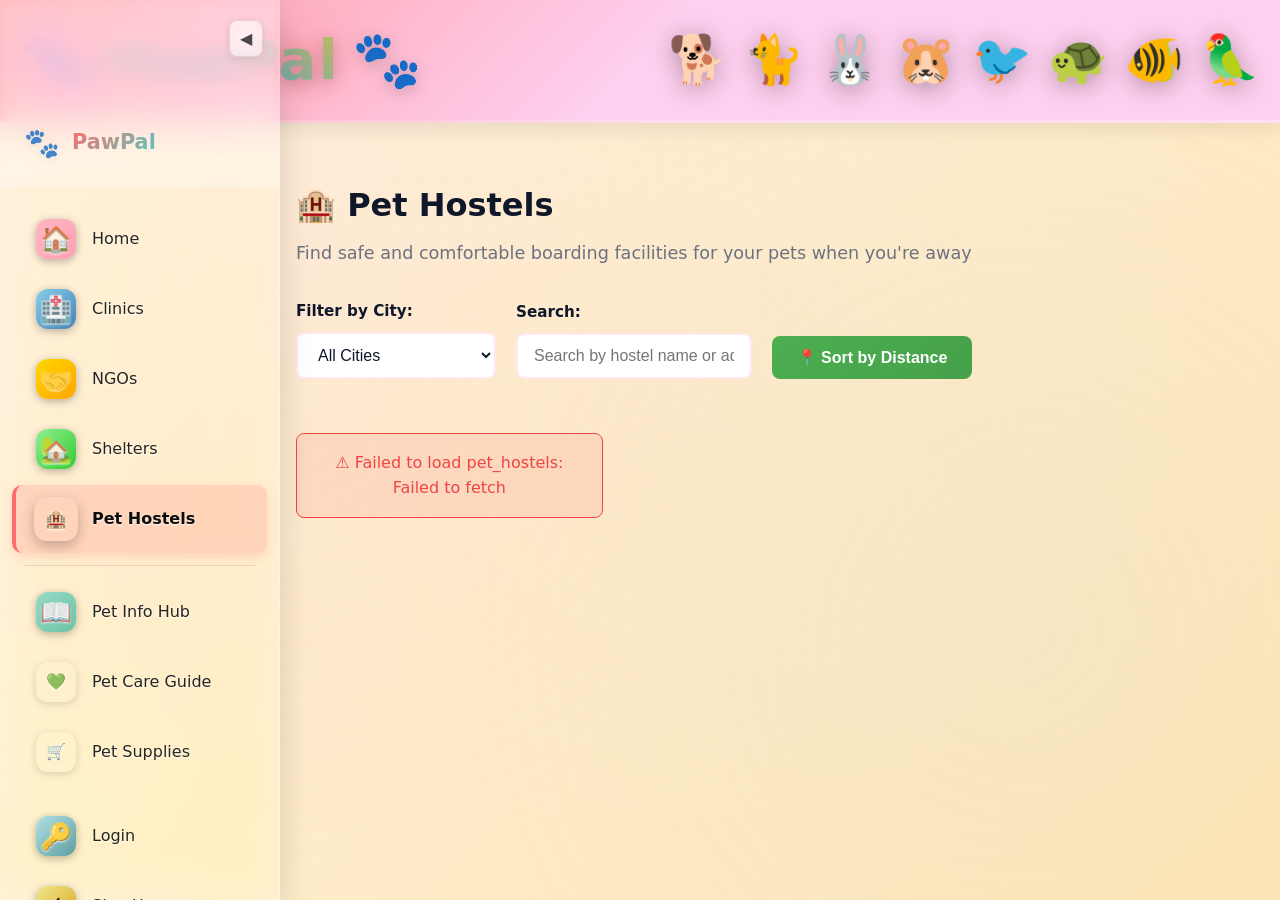
<file: frontend/pet_hostels.html>
<!DOCTYPE html>
<html lang="en">

<head>
  <meta charset="UTF-8" />
  <title>Pawpal — Pet Hostels</title>
  <meta name="viewport" content="width=device-width, initial-scale=1" />
  <link rel="stylesheet" href="./styles.css" />
</head>

<body class="has-sidebar">
  <!-- Cute Header -->
  <script type="module">
    import { initHeader } from "./js/header.js";
    import { initSidebar } from "./js/sidebar.js";
    initHeader();
    initSidebar();
  </script>

  <!-- Main Content -->
  <main class="container">
    <div class="page-header">
      <h1>🏨 Pet Hostels</h1>
      <p class="page-subtitle">Find safe and comfortable boarding facilities for your pets when you're away</p>
    </div>

    <!-- Filters and Search -->
    <!-- Filters -->
    <div class="filters-container">
      <div class="filter-group">
        <label for="cityFilter">Filter by City:</label>
        <select id="cityFilter" class="filter-select">
          <option value="">All Cities</option>
        </select>
      </div>
      <div class="filter-group">
        <label for="searchInput">Search:</label>
        <input type="text" id="searchInput" class="filter-input" placeholder="Search by hostel name or address..." />
      </div>
      <div class="filter-group">
        <label>&nbsp;</label>
        <button id="locationSortBtn" class="filter-input"
          style="background: linear-gradient(135deg, #4CAF50 0%, #45a049 100%); color: white; border: none; padding: 12px 20px; border-radius: 8px; cursor: pointer; font-weight: 600; white-space: nowrap;">
          📍 Sort by Distance
        </button>
      </div>
    </div>

    <!-- Hostels List -->
    <section>
      <div id="hostelsList" class="cards-grid">
        <!-- Hostels will be loaded here -->
      </div>
    </section>
  </main>

  <script type="module" src="./js/organizations.js"></script>
  <script type="module">
    import { loadOrganizationsByType } from "./js/organizations.js";
    loadOrganizationsByType('PET_HOSTEL');
  </script>
</body>

</html>
</file>
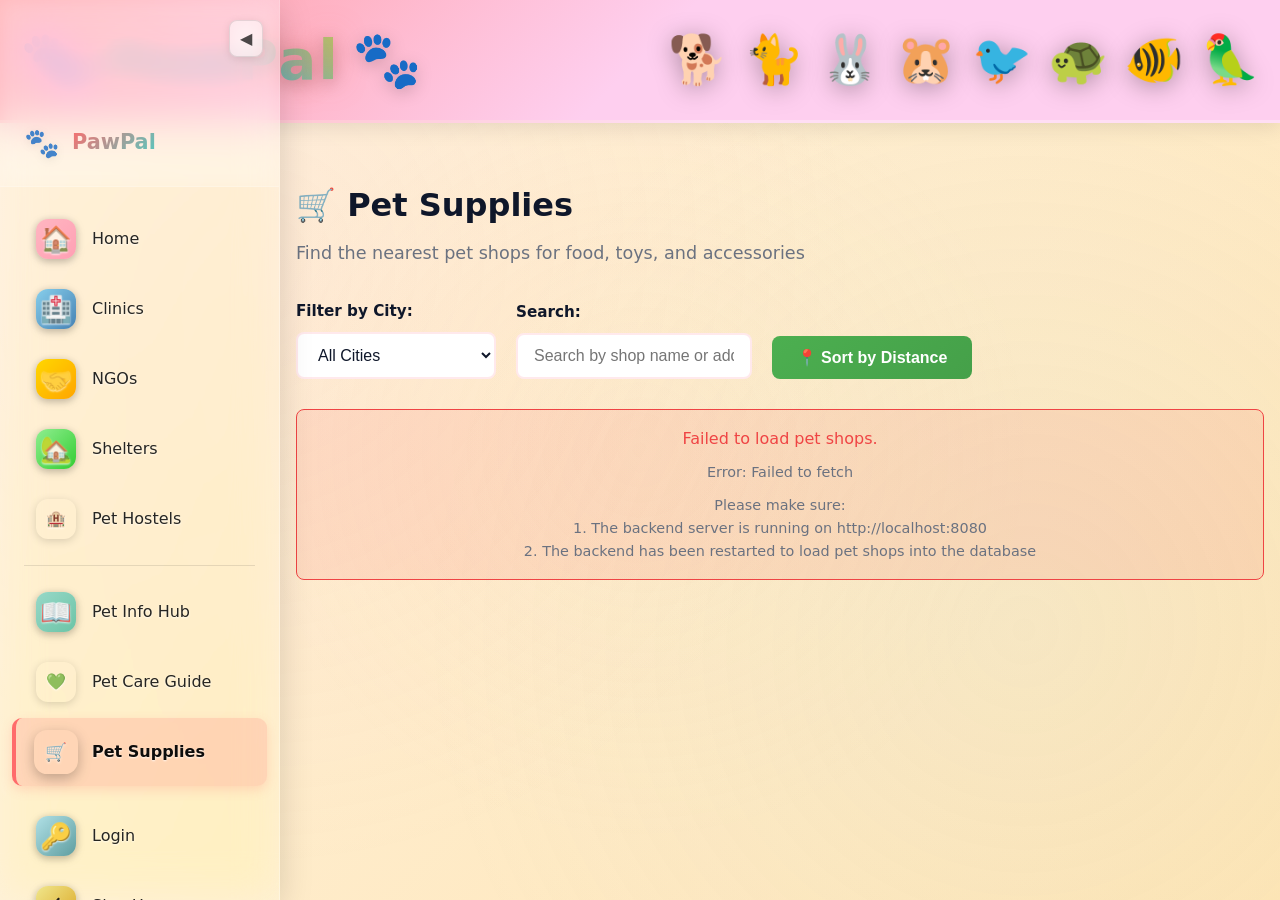
<file: frontend/pet_supplies.html>
<!DOCTYPE html>
<html lang="en">
<head>
  <meta charset="UTF-8" />
  <title>Pawpal — Pet Supplies</title>
  <meta name="viewport" content="width=device-width, initial-scale=1" />
  <link rel="stylesheet" href="./styles.css" />
</head>
<body class="has-sidebar">
  <!-- Navigation -->
  <script type="module">
    import { initHeader } from "./js/header.js";
    import { initSidebar } from "./js/sidebar.js";
    initHeader();
    initSidebar();
  </script>

  <!-- Main Content -->
  <main class="container">
    <div class="page-header">
      <h1>🛒 Pet Supplies</h1>
      <p class="page-subtitle">Find the nearest pet shops for food, toys, and accessories</p>
    </div>

    <!-- Filters -->
    <div class="filters-container">
      <div class="filter-group">
        <label for="cityFilter">Filter by City:</label>
        <select id="cityFilter" class="filter-select">
          <option value="">All Cities</option>
        </select>
      </div>
      <div class="filter-group">
        <label for="searchInput">Search:</label>
        <input 
          type="text" 
          id="searchInput" 
          class="filter-input" 
          placeholder="Search by shop name or address..."
        />
      </div>
      <div class="filter-group">
        <label>&nbsp;</label>
        <button id="locationSortBtn" class="filter-input" style="background: linear-gradient(135deg, #4CAF50 0%, #45a049 100%); color: white; border: none; padding: 12px 20px; border-radius: 8px; cursor: pointer; font-weight: 600; white-space: nowrap;">
          📍 Sort by Distance
        </button>
      </div>
    </div>

    <!-- Loading State -->
    <div id="loading" class="loading-spinner">
      <div class="spinner"></div>
      <p>Loading pet shops...</p>
    </div>

    <!-- Error State -->
    <div id="error" class="error-message" style="display: none;">
      <p>Failed to load pet shops. Please try again later.</p>
    </div>

    <!-- Organizations Grid -->
    <div id="organizations-container" class="organizations-grid" style="display: none;"></div>
  </main>

  <script type="module">
    import { getJSON } from "./js/api.js";
    
    let allShops = [];
    let filteredShops = [];
    let userLocation = null;
    let useLocationSorting = false;

    // Calculate distance using Haversine formula
    function calculateDistance(lat1, lon1, lat2, lon2) {
      const R = 6371; // Earth's radius in kilometers
      const dLat = (lat2 - lat1) * Math.PI / 180;
      const dLon = (lon2 - lon1) * Math.PI / 180;
      const a = 
        Math.sin(dLat / 2) * Math.sin(dLat / 2) +
        Math.cos(lat1 * Math.PI / 180) * Math.cos(lat2 * Math.PI / 180) *
        Math.sin(dLon / 2) * Math.sin(dLon / 2);
      const c = 2 * Math.atan2(Math.sqrt(a), Math.sqrt(1 - a));
      return R * c;
    }

    // Request user location
    function requestUserLocation() {
      if (!navigator.geolocation) {
        console.log("Geolocation is not supported by this browser.");
        return;
      }

      navigator.geolocation.getCurrentPosition(
        (position) => {
          userLocation = {
            latitude: position.coords.latitude,
            longitude: position.coords.longitude
          };
          console.log("User location obtained:", userLocation);
          if (useLocationSorting) {
            renderShops();
          }
        },
        (error) => {
          console.log("Error getting user location:", error.message);
        },
        {
          enableHighAccuracy: true,
          timeout: 10000,
          maximumAge: 0
        }
      );
    }

    async function loadPetShops() {
      const loadingEl = document.getElementById('loading');
      const errorEl = document.getElementById('error');
      const containerEl = document.getElementById('organizations-container');

      try {
        loadingEl.style.display = 'block';
        errorEl.style.display = 'none';
        containerEl.style.display = 'none';

        const data = await getJSON('/api/clinics?type=PET_SHOP');
        allShops = Array.isArray(data) ? data : [];
        filteredShops = [...allShops];
        
        // Populate city filter
        const cities = [...new Set(allShops.map(shop => shop.city))].sort();
        const cityFilter = document.getElementById('cityFilter');
        cities.forEach(city => {
          const option = document.createElement('option');
          option.value = city;
          option.textContent = city;
          cityFilter.appendChild(option);
        });

        // Try to get user location
        if (navigator.geolocation && !userLocation) {
          requestUserLocation();
        }

        renderShops();
        loadingEl.style.display = 'none';
        containerEl.style.display = 'grid';

      } catch (error) {
        console.error('Error loading pet shops:', error);
        loadingEl.style.display = 'none';
        errorEl.innerHTML = `
          <p style="margin-bottom: 10px;">Failed to load pet shops.</p>
          <p style="font-size: 0.9rem; color: var(--muted);">Error: ${error.message}</p>
          <p style="font-size: 0.9rem; color: var(--muted); margin-top: 10px;">
            Please make sure:<br>
            1. The backend server is running on http://localhost:8080<br>
            2. The backend has been restarted to load pet shops into the database
          </p>
        `;
        errorEl.style.display = 'block';
        containerEl.style.display = 'none';
      }
    }

    function renderShops() {
      const containerEl = document.getElementById('organizations-container');
      
      if (filteredShops.length === 0) {
        containerEl.innerHTML = '<p class="no-results">No pet shops found matching your criteria.</p>';
        return;
      }

      // Calculate distances and sort if location sorting is enabled
      let shopsWithDistance = filteredShops.map(shop => {
        let distance = null;
        if (useLocationSorting && userLocation && shop.latitude && shop.longitude) {
          distance = calculateDistance(
            userLocation.latitude,
            userLocation.longitude,
            shop.latitude,
            shop.longitude
          );
        }
        return { ...shop, distance };
      });

      // Sort by distance if enabled
      if (useLocationSorting && userLocation) {
        shopsWithDistance.sort((a, b) => {
          if (a.distance === null && b.distance === null) return 0;
          if (a.distance === null) return 1;
          if (b.distance === null) return -1;
          return a.distance - b.distance;
        });
      }

      // Find nearest shop (first one with distance after sorting)
      const nearestShop = shopsWithDistance.length > 0 && shopsWithDistance[0].distance !== null 
        ? shopsWithDistance[0] 
        : null;

      containerEl.innerHTML = shopsWithDistance.map((shop, index) => {
        const hours = shop.openHours && shop.closeHours 
          ? `${shop.openHours} - ${shop.closeHours}`
          : 'Hours not specified';
        
        const mapLink = shop.latitude && shop.longitude
          ? `<a href="https://www.google.com/maps?q=${shop.latitude},${shop.longitude}" target="_blank" class="map-link">📍 View on Map</a>`
          : '';

        const isNearest = useLocationSorting && nearestShop && index === 0 && shop.distance !== null;
        const distanceHtml = shop.distance !== null && shop.distance !== undefined
          ? `<p class="org-distance" style="color: ${isNearest ? '#4CAF50' : '#d63384'}; font-weight: 600;">
              ${isNearest ? '⭐ ' : ''}📍 Distance: ${shop.distance < 1 
                ? (shop.distance * 1000).toFixed(0) + ' m away' 
                : shop.distance.toFixed(1) + ' km away'}${isNearest ? ' (Nearest)' : ''}
            </p>`
          : '';

        return `
          <div class="organization-card" style="${isNearest ? 'border: 3px solid #4CAF50; box-shadow: 0 8px 25px rgba(76, 175, 80, 0.4); transform: scale(1.02);' : ''}">
            <div class="org-header">
              <h3 class="org-name">${shop.name}</h3>
              <span class="org-type-badge" style="background: linear-gradient(135deg, #ff9800 0%, #f57c00 100%);">🛒 Pet Shop</span>
            </div>
            <div class="org-details">
              ${distanceHtml}
              <p class="org-address">📍 ${shop.address}</p>
              <p class="org-city">🏙️ ${shop.city}</p>
              <p class="org-phone">📞 ${shop.phone}</p>
              <p class="org-hours">🕐 ${hours}</p>
              ${mapLink}
            </div>
          </div>
        `;
      }).join('');
    }

    // Location sort button handler
    document.getElementById('locationSortBtn')?.addEventListener('click', () => {
      useLocationSorting = !useLocationSorting;
      const btn = document.getElementById('locationSortBtn');
      
      if (useLocationSorting) {
        if (!userLocation) {
          requestUserLocation();
          btn.textContent = '📍 Getting Location...';
          btn.disabled = true;
          setTimeout(() => {
            if (userLocation) {
              btn.textContent = '📍 Sorted by Distance';
              btn.style.background = 'linear-gradient(135deg, #4CAF50 0%, #45a049 100%)';
              btn.disabled = false;
            } else {
              btn.textContent = '📍 Sort by Distance';
              btn.style.background = 'linear-gradient(135deg, #ff9800 0%, #f57c00 100%)';
              btn.disabled = false;
              useLocationSorting = false;
              alert('Unable to get your location. Please enable location access in your browser settings.');
            }
          }, 2000);
        } else {
          btn.textContent = '📍 Sorted by Distance';
          btn.style.background = 'linear-gradient(135deg, #4CAF50 0%, #45a049 100%)';
        }
      } else {
        btn.textContent = '📍 Sort by Distance';
        btn.style.background = 'linear-gradient(135deg, #4CAF50 0%, #45a049 100%)';
      }
      
      renderShops();
    });

    // Filter handlers
    document.getElementById('cityFilter').addEventListener('change', (e) => {
      const city = e.target.value.toLowerCase();
      const search = document.getElementById('searchInput').value.toLowerCase();
      
      filteredShops = allShops.filter(shop => {
        const matchesCity = !city || shop.city.toLowerCase() === city;
        const matchesSearch = !search || 
          shop.name.toLowerCase().includes(search) ||
          shop.address.toLowerCase().includes(search);
        return matchesCity && matchesSearch;
      });
      
      renderShops();
    });

    document.getElementById('searchInput').addEventListener('input', (e) => {
      const search = e.target.value.toLowerCase();
      const city = document.getElementById('cityFilter').value.toLowerCase();
      
      filteredShops = allShops.filter(shop => {
        const matchesCity = !city || shop.city.toLowerCase() === city;
        const matchesSearch = !search || 
          shop.name.toLowerCase().includes(search) ||
          shop.address.toLowerCase().includes(search);
        return matchesCity && matchesSearch;
      });
      
      renderShops();
    });

    // Load shops on page load
    loadPetShops();
  </script>
</body>
</html>
</file>
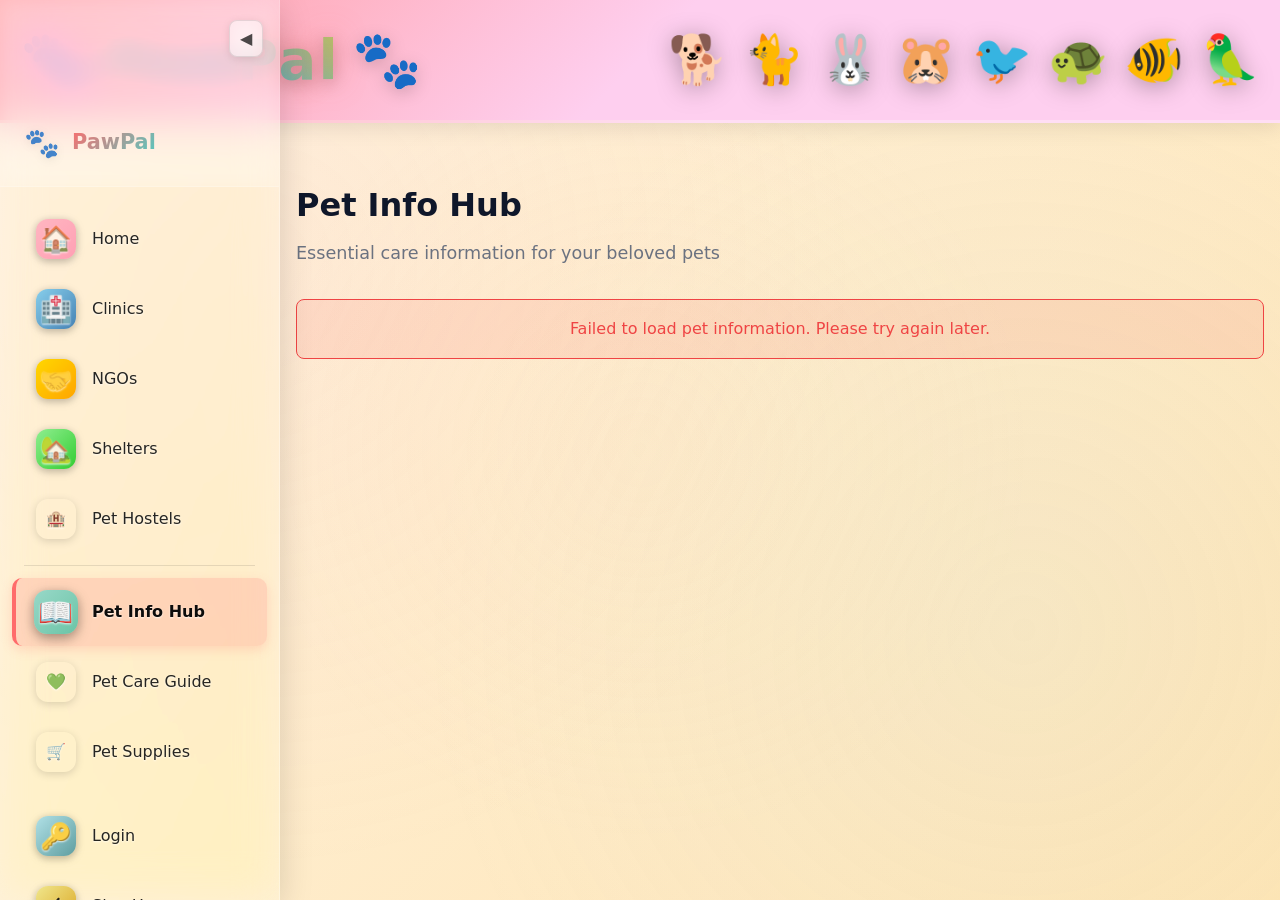
<file: frontend/pets.html>
<!DOCTYPE html>
<html lang="en">
<head>
  <meta charset="UTF-8" />
  <title>Pawpal — Pet Info Hub</title>
  <meta name="viewport" content="width=device-width, initial-scale=1" />
  <link rel="stylesheet" href="./styles.css" />
  <style>
    .pet-card {
      background: linear-gradient(135deg, #fff5f5 0%, #ffeef0 100%);
      border: 2px solid rgba(255, 182, 193, 0.3);
      border-radius: 20px;
      overflow: hidden;
      box-shadow: 0 4px 15px rgba(255, 182, 193, 0.2);
      transition: all 0.3s ease;
      cursor: pointer;
      position: relative;
    }

    .pet-card:hover {
      transform: translateY(-8px) scale(1.02);
      box-shadow: 0 8px 25px rgba(255, 182, 193, 0.4);
      border-color: rgba(255, 182, 193, 0.6);
    }

    .pet-card::before {
      content: '';
      position: absolute;
      top: 0;
      left: 0;
      right: 0;
      bottom: 0;
      background: linear-gradient(135deg, rgba(255, 182, 193, 0.1) 0%, rgba(255, 192, 203, 0.05) 100%);
      opacity: 0;
      transition: opacity 0.3s ease;
    }

    .pet-card:hover::before {
      opacity: 1;
    }

    .pet-image {
      width: 100%;
      height: 250px;
      background: linear-gradient(135deg, #ffeef0 0%, #fff5f5 50%, #ffeef0 100%);
      display: flex;
      align-items: center;
      justify-content: center;
      font-size: 8rem;
      position: relative;
      overflow: hidden;
    }

    .pet-image::after {
      content: '';
      position: absolute;
      top: -50%;
      left: -50%;
      width: 200%;
      height: 200%;
      background: radial-gradient(circle, rgba(255, 182, 193, 0.1) 0%, transparent 70%);
      animation: shimmer 3s infinite;
    }

    @keyframes shimmer {
      0%, 100% { transform: translate(-50%, -50%) rotate(0deg); }
      50% { transform: translate(-50%, -50%) rotate(180deg); }
    }

    .pet-image img {
      width: 100%;
      height: 100%;
      object-fit: cover;
      position: relative;
      z-index: 1;
    }

    .pet-content {
      padding: 24px;
      position: relative;
      z-index: 1;
      background: white;
    }

    .pet-name {
      margin: 0 0 8px;
      font-size: 1.8rem;
      font-weight: 700;
      color: #d63384;
      text-align: center;
    }

    .pet-species {
      margin: 0 0 20px;
      color: #6c757d;
      font-size: 1rem;
      font-style: italic;
      text-align: center;
    }

    .pet-care-basics {
      margin: 0;
      padding-left: 20px;
      display: none;
    }

    .pet-care-basics li {
      margin: 8px 0;
      line-height: 1.6;
      color: var(--ink);
    }

    .click-hint {
      text-align: center;
      margin-top: 16px;
      color: #d63384;
      font-size: 0.9rem;
      font-weight: 500;
      opacity: 0.7;
    }

    .pets-grid {
      display: grid;
      grid-template-columns: repeat(auto-fill, minmax(300px, 1fr));
      gap: 24px;
      margin-top: 24px;
    }

    .loading-spinner {
      text-align: center;
      padding: 48px 24px;
      color: var(--muted);
    }

    .spinner {
      border: 3px solid var(--border);
      border-top: 3px solid var(--primary);
      border-radius: 50%;
      width: 40px;
      height: 40px;
      animation: spin 1s linear infinite;
      margin: 0 auto 16px;
    }

    @keyframes spin {
      0% { transform: rotate(0deg); }
      100% { transform: rotate(360deg); }
    }

    .error-message {
      background: rgba(239, 68, 68, 0.1);
      border: 1px solid var(--error);
      border-radius: var(--radius-sm);
      padding: 16px;
      color: var(--error);
      text-align: center;
      margin: 24px 0;
    }

    @media (max-width: 768px) {
      .pets-grid {
        grid-template-columns: 1fr;
        gap: 16px;
      }
    }
  </style>
</head>
<body class="has-sidebar">
  <!-- Navigation -->
  <!-- Cute Header -->
  <script type="module">
    import { initHeader } from "./js/header.js";
    import { initSidebar } from "./js/sidebar.js";
    initHeader();
    initSidebar();
  </script>

  <!-- Main Content -->
  <main class="container">
    <div class="page-header">
      <h1>Pet Info Hub</h1>
      <p class="page-subtitle">Essential care information for your beloved pets</p>
    </div>

    <div id="loading" class="loading-spinner">
      <div class="spinner"></div>
      <p>Loading pet information...</p>
    </div>

    <div id="error" class="error-message" style="display: none;">
      <p>Failed to load pet information. Please try again later.</p>
    </div>

    <div id="pets-container" class="pets-grid" style="display: none;"></div>
  </main>

  <script type="module">
    import { getJSON } from "./js/api.js";
    
    async function loadPets() {
      const loadingEl = document.getElementById('loading');
      const errorEl = document.getElementById('error');
      const containerEl = document.getElementById('pets-container');

      try {
        const pets = await getJSON('/data/pets.json');
        
        loadingEl.style.display = 'none';
        errorEl.style.display = 'none';
        containerEl.style.display = 'grid';

        containerEl.innerHTML = pets.map(pet => {
          const emoji = pet.emoji || '🐾';
          // Check if image is a local path or full URL
          const imageUrl = pet.image 
            ? (pet.image.startsWith('http://') || pet.image.startsWith('https://') 
                ? pet.image 
                : `http://localhost:8080/${pet.image}`)
            : null;
          
          const imageHtml = imageUrl
            ? `<img src="${imageUrl}" alt="${pet.name}" onerror="this.parentElement.innerHTML='${emoji}'; this.parentElement.style.fontSize='8rem';">`
            : emoji;
          
          return `
          <div class="pet-card" onclick="window.location.href='pet_detail.html?id=${pet.id}'">
            <div class="pet-image">
              ${imageHtml}
            </div>
            <div class="pet-content">
              <h2 class="pet-name">${pet.name}</h2>
              <p class="pet-species">${pet.species}</p>
              <p class="click-hint">Click to learn more →</p>
            </div>
          </div>
        `;
        }).join('');

      } catch (error) {
        console.error('Error loading pets:', error);
        loadingEl.style.display = 'none';
        errorEl.style.display = 'block';
        containerEl.style.display = 'none';
      }
    }

    // Load pets when page loads
    loadPets();
  </script>

  <script type="module">
    import { updateNavigation } from "./js/nav.js";
    updateNavigation();
  </script>
</body>
</html>
</file>
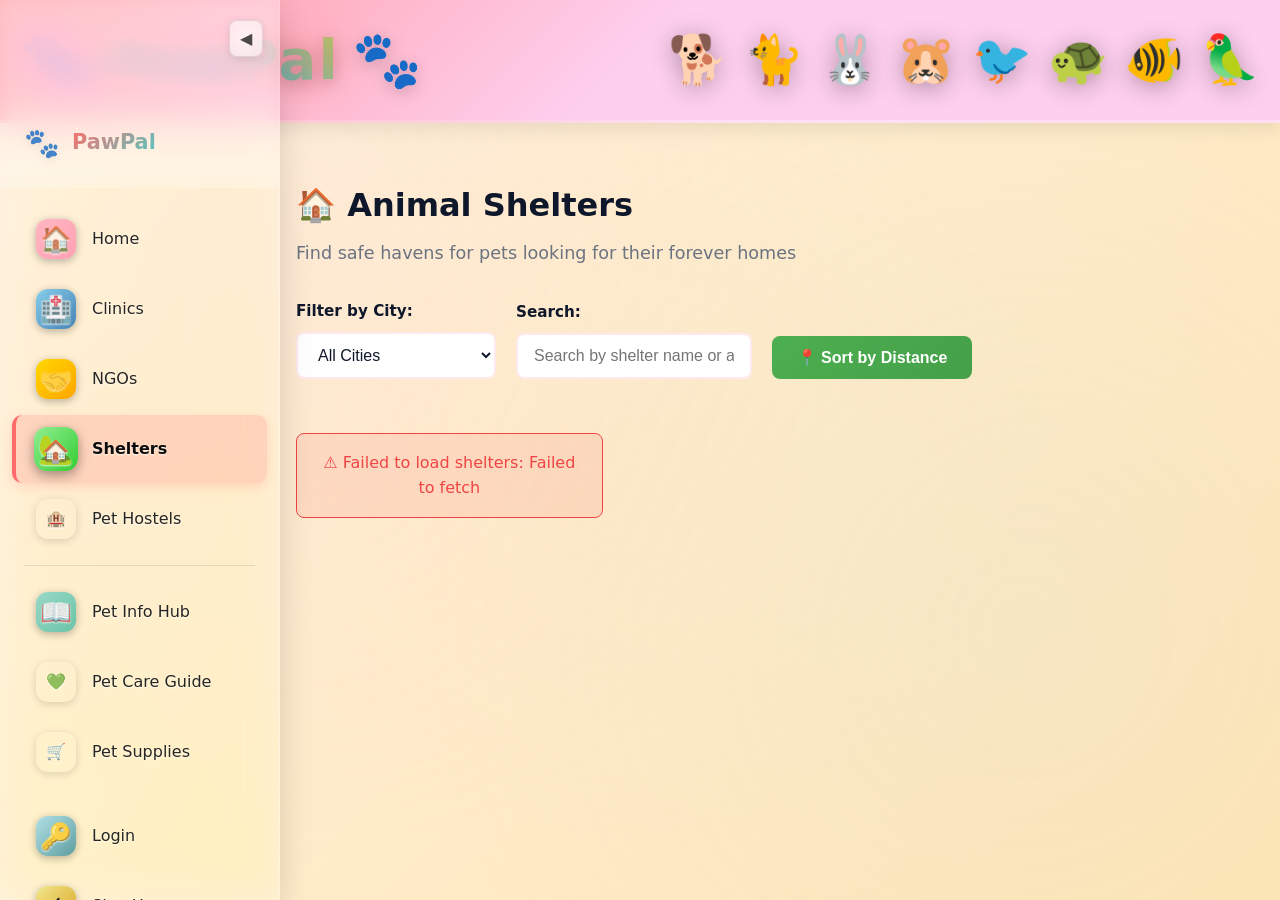
<file: frontend/shelters.html>
<!DOCTYPE html>
<html lang="en">

<head>
  <meta charset="UTF-8" />
  <title>Pawpal — Animal Shelters</title>
  <meta name="viewport" content="width=device-width, initial-scale=1" />
  <link rel="stylesheet" href="./styles.css" />
</head>

<body class="has-sidebar">
  <!-- Cute Header -->
  <script type="module">
    import { initHeader } from "./js/header.js";
    import { initSidebar } from "./js/sidebar.js";
    initHeader();
    initSidebar();
  </script>

  <!-- Main Content -->
  <main class="container">
    <div class="page-header">
      <h1>🏠 Animal Shelters</h1>
      <p class="page-subtitle">Find safe havens for pets looking for their forever homes</p>
    </div>

    <!-- Filters and Search -->
    <!-- Filters -->
    <div class="filters-container">
      <div class="filter-group">
        <label for="cityFilter">Filter by City:</label>
        <select id="cityFilter" class="filter-select">
          <option value="">All Cities</option>
        </select>
      </div>
      <div class="filter-group">
        <label for="searchInput">Search:</label>
        <input type="text" id="searchInput" class="filter-input" placeholder="Search by shelter name or address..." />
      </div>
      <div class="filter-group">
        <label>&nbsp;</label>
        <button id="locationSortBtn" class="filter-input"
          style="background: linear-gradient(135deg, #4CAF50 0%, #45a049 100%); color: white; border: none; padding: 12px 20px; border-radius: 8px; cursor: pointer; font-weight: 600; white-space: nowrap;">
          📍 Sort by Distance
        </button>
      </div>
    </div>

    <!-- Shelters List -->
    <section>
      <div id="sheltersList" class="cards-grid">
        <!-- Shelters will be loaded here -->
      </div>
    </section>
  </main>

  <script type="module" src="./js/organizations.js"></script>
  <script type="module">
    import { loadOrganizationsByType } from "./js/organizations.js";
    loadOrganizationsByType('SHELTER');
  </script>
</body>

</html>
</file>
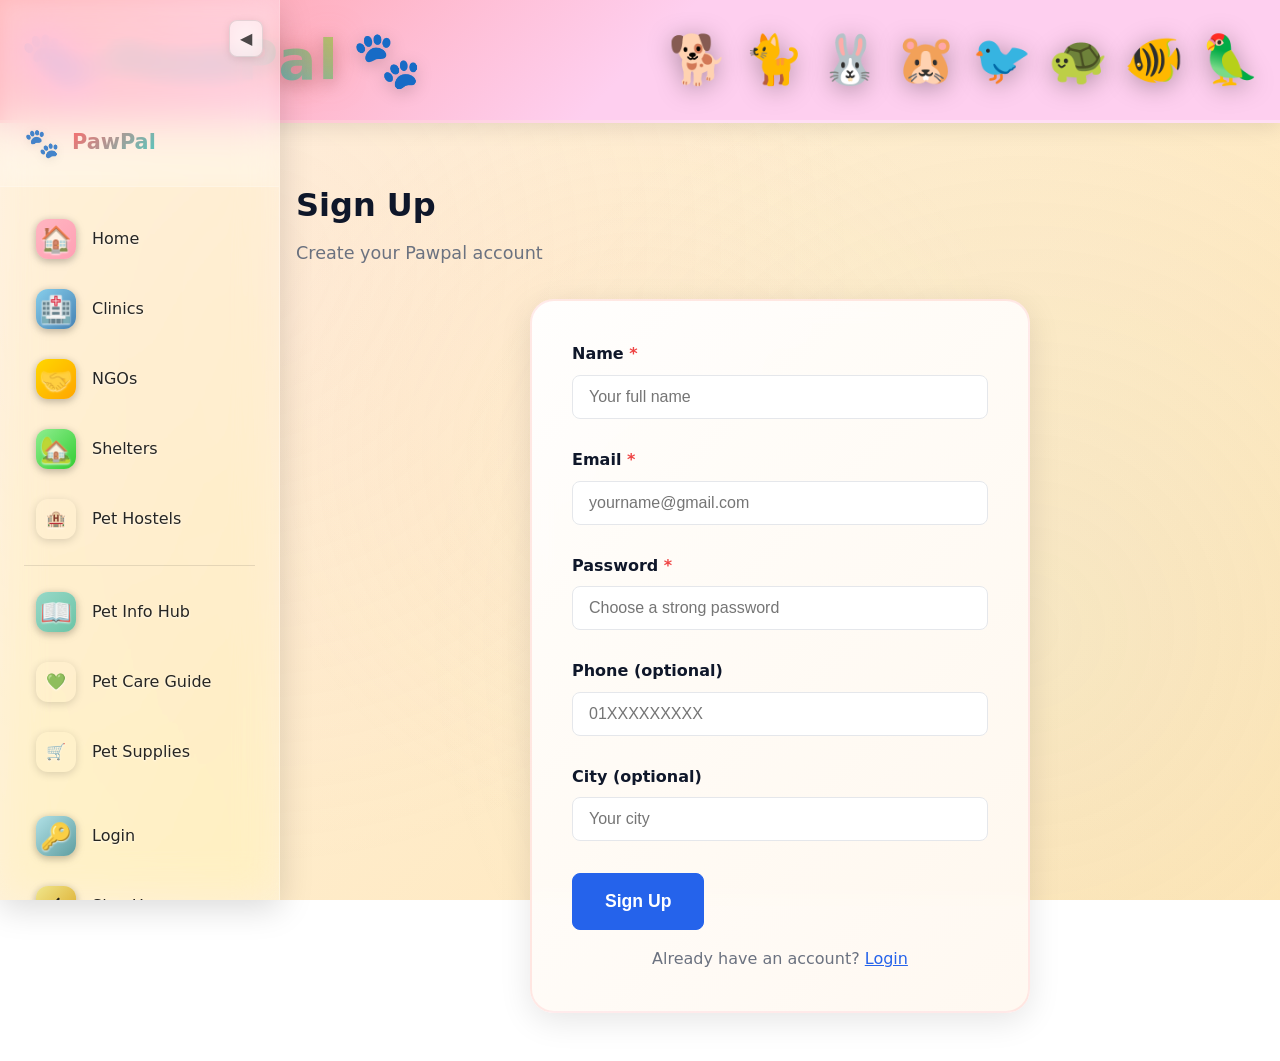
<file: frontend/signup.html>
<!DOCTYPE html>
<html lang="en">

<head>
  <meta charset="UTF-8" />
  <title>Pawpal — Sign Up</title>
  <meta name="viewport" content="width=device-width, initial-scale=1" />
  <link rel="stylesheet" href="./styles.css" />
</head>

<body class="has-sidebar">
  <!-- Cute Header -->
  <script type="module">
    import { initHeader } from "./js/header.js";
    import { initSidebar } from "./js/sidebar.js";
    initHeader();
    initSidebar();
  </script>

  <!-- Main Content -->
  <main class="container">
    <div class="page-header">
      <h1>Sign Up</h1>
      <p class="page-subtitle">Create your Pawpal account</p>
    </div>

    <!-- Signup Form -->
    <section class="form-section" style="max-width: 500px; margin: 0 auto;">
      <form id="signupForm" class="sos-form">
        <div class="form-group">
          <label for="name" class="form-label">Name <span class="required">*</span></label>
          <input type="text" id="name" name="name" class="form-input" placeholder="Your full name" required
            autocomplete="name" />
        </div>

        <div class="form-group">
          <label for="email" class="form-label">Email <span class="required">*</span></label>
          <input type="email" id="email" name="email" class="form-input" placeholder="yourname@gmail.com" required
            autocomplete="email" inputmode="email" />
        </div>

        <div class="form-group">
          <label for="password" class="form-label">Password <span class="required">*</span></label>
          <input type="password" id="password" name="password" class="form-input" placeholder="Choose a strong password"
            required autocomplete="new-password" />
        </div>

        <div class="form-group">
          <label for="phone" class="form-label">Phone (optional)</label>
          <input type="tel" id="phone" name="phone" class="form-input" placeholder="01XXXXXXXXX" autocomplete="tel"
            inputmode="numeric" maxlength="11" pattern="01[0-9]{9}" />
        </div>

        <div class="form-group">
          <label for="city" class="form-label">City (optional)</label>
          <input type="text" id="city" name="city" class="form-input" placeholder="Your city"
            autocomplete="address-level2" />
        </div>

        <div class="form-actions">
          <button type="submit" class="btn btn-primary btn-large" id="submitBtn">
            Sign Up
          </button>
        </div>

        <div style="text-align: center; margin-top: 16px;">
          <p style="color: var(--muted);">
            Already have an account? <a href="login.html" style="color: var(--primary);">Login</a>
          </p>
        </div>
      </form>
    </section>
  </main>

  <script type="module">
    import { postJSON } from "./js/api.js";
    import { setAuth } from "./js/auth.js";
    import { showToast } from "./js/utils.js";

    const form = document.getElementById("signupForm");
    const submitBtn = document.getElementById("submitBtn");

    const PHONE_REGEX = /^01\d{9}$/;
    const GMAIL_REGEX = /^[a-zA-Z0-9](?:[a-zA-Z0-9._%+-]{0,62}[a-zA-Z0-9])?@gmail\.com$/i;

    const phoneInput = document.getElementById("phone");
    const emailInput = document.getElementById("email");

    // Digits-only typing for phone
    if (phoneInput) {
      phoneInput.addEventListener("input", () => {
        phoneInput.value = phoneInput.value.replace(/\D/g, "").slice(0, 11);
      });
    }

    form.addEventListener("submit", async (e) => {
      e.preventDefault();

      submitBtn.disabled = true;
      submitBtn.textContent = "Creating account...";

      try {
        const name = document.getElementById("name").value;
        const email = document.getElementById("email").value.trim();
        const password = document.getElementById("password").value;
        const phone = document.getElementById("phone").value.replace(/\D/g, "");
        const city = document.getElementById("city").value;

        // Email validation (Gmail)
        if (!GMAIL_REGEX.test(email)) {
          showToast("Please use a valid Gmail address (example: yourname@gmail.com)", "error");
          submitBtn.disabled = false;
          submitBtn.textContent = "Sign Up";
          return;
        }

        // Phone validation (optional)
        if (phone && !PHONE_REGEX.test(phone)) {
          showToast("Phone must be exactly 11 digits, digits-only, and start with 01 (example: 01XXXXXXXXX)", "error");
          submitBtn.disabled = false;
          submitBtn.textContent = "Sign Up";
          return;
        }

        const result = await postJSON("/api/auth/signup", {
          name,
          email,
          password,
          phone: phone || null,
          city: city || null,
        });

        // Store auth token and user info
        setAuth(result.token, result.user);

        showToast("Account created successfully!", "success");

        // Redirect to home
        setTimeout(() => {
          window.location.href = "index.html";
        }, 500);
      } catch (error) {
        console.error("Signup failed:", error);
        showToast(error.message || "Signup failed. Please try again.", "error");
        submitBtn.disabled = false;
        submitBtn.textContent = "Sign Up";
      }
    });
  </script>
</body>

</html>
</file>
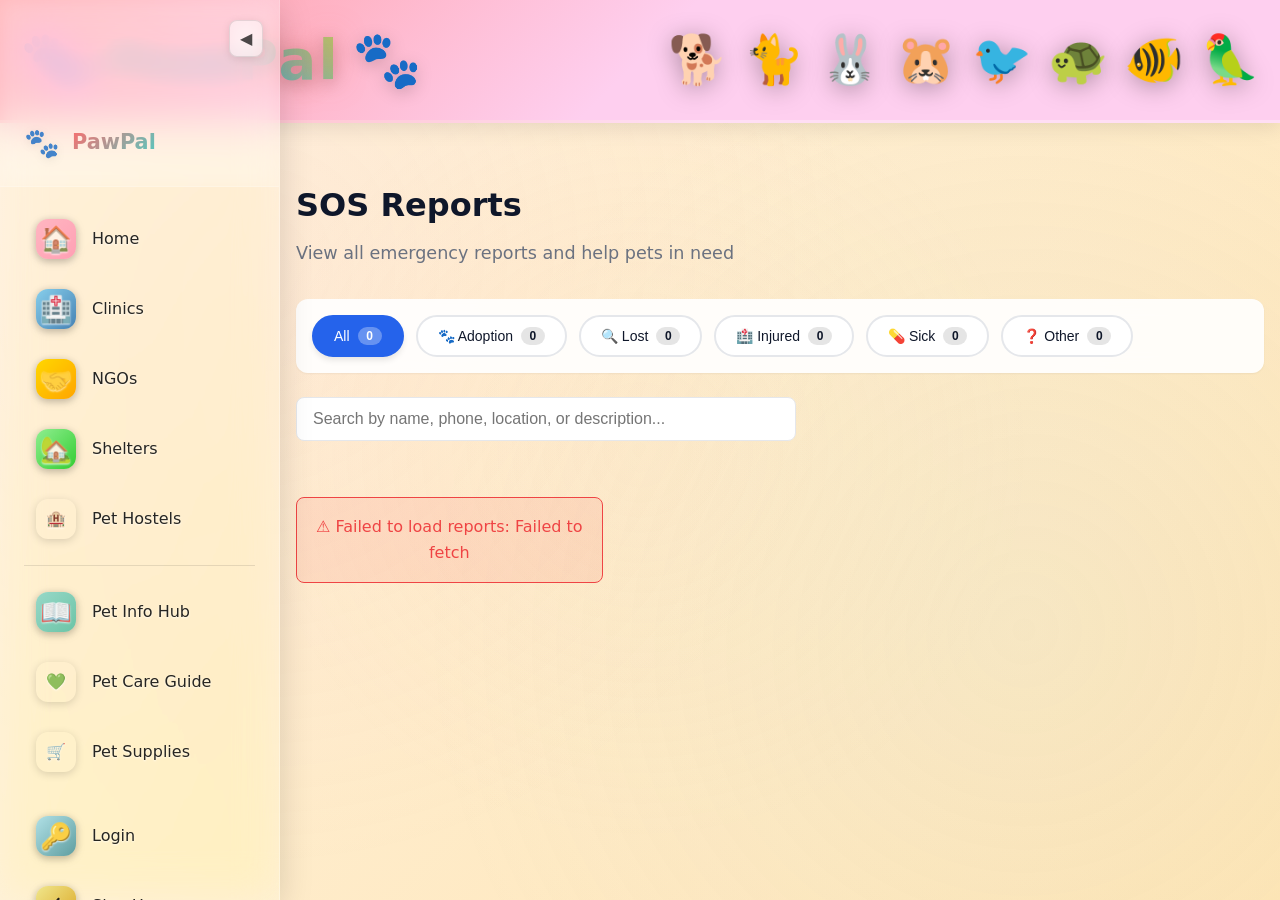
<file: frontend/sos.html>
<!DOCTYPE html>
<html lang="en">
<head>
  <meta charset="UTF-8" />
  <title>Pawpal — SOS Reports</title>
  <meta name="viewport" content="width=device-width, initial-scale=1" />
  <link rel="stylesheet" href="./styles.css" />
</head>
<body class="has-sidebar">
  <!-- Cute Header -->
  <script type="module">
    import { initHeader } from "./js/header.js";
    import { initSidebar } from "./js/sidebar.js";
    initHeader();
    initSidebar();
  </script>

  <!-- Main Content -->
  <main class="container">
    <div class="page-header">
      <h1>SOS Reports</h1>
      <p class="page-subtitle">View all emergency reports and help pets in need</p>
    </div>

    <!-- Category Filters -->
    <div class="category-filters">
      <button class="category-filter active" data-category="ALL">
        <span>All</span>
        <span class="filter-count" id="count-all">0</span>
      </button>
      <button class="category-filter" data-category="ADOPTION">
        <span>🐾 Adoption</span>
        <span class="filter-count" id="count-adoption">0</span>
      </button>
      <button class="category-filter" data-category="LOST">
        <span>🔍 Lost</span>
        <span class="filter-count" id="count-lost">0</span>
      </button>
      <button class="category-filter" data-category="INJURED">
        <span>🏥 Injured</span>
        <span class="filter-count" id="count-injured">0</span>
      </button>
      <button class="category-filter" data-category="SICK">
        <span>💊 Sick</span>
        <span class="filter-count" id="count-sick">0</span>
      </button>
      <button class="category-filter" data-category="OTHER">
        <span>❓ Other</span>
        <span class="filter-count" id="count-other">0</span>
      </button>
    </div>

    <!-- Search Bar -->
    <div class="search-section">
      <input 
        type="text" 
        id="sosSearch" 
        class="search-input" 
        placeholder="Search by name, phone, location, or description..."
        autocomplete="off"
      />
    </div>

    <!-- SOS Reports List -->
    <section>
      <div id="sosList" class="cards-grid">
        <!-- Reports will be loaded here -->
      </div>
    </section>
  </main>

  <!-- Image Modal -->
  <div id="imageModal" class="modal">
    <span class="modal-close" onclick="closeImageModal()">&times;</span>
    <img class="modal-content" id="modalImage" alt="Full size image">
  </div>

  <script type="module">
    import { updateNavigation } from "./js/nav.js";
    updateNavigation();
  </script>
  <script type="module" src="./js/sos.js"></script>
  <script src="./js/modal.js"></script>
</body>
</html>
</file>
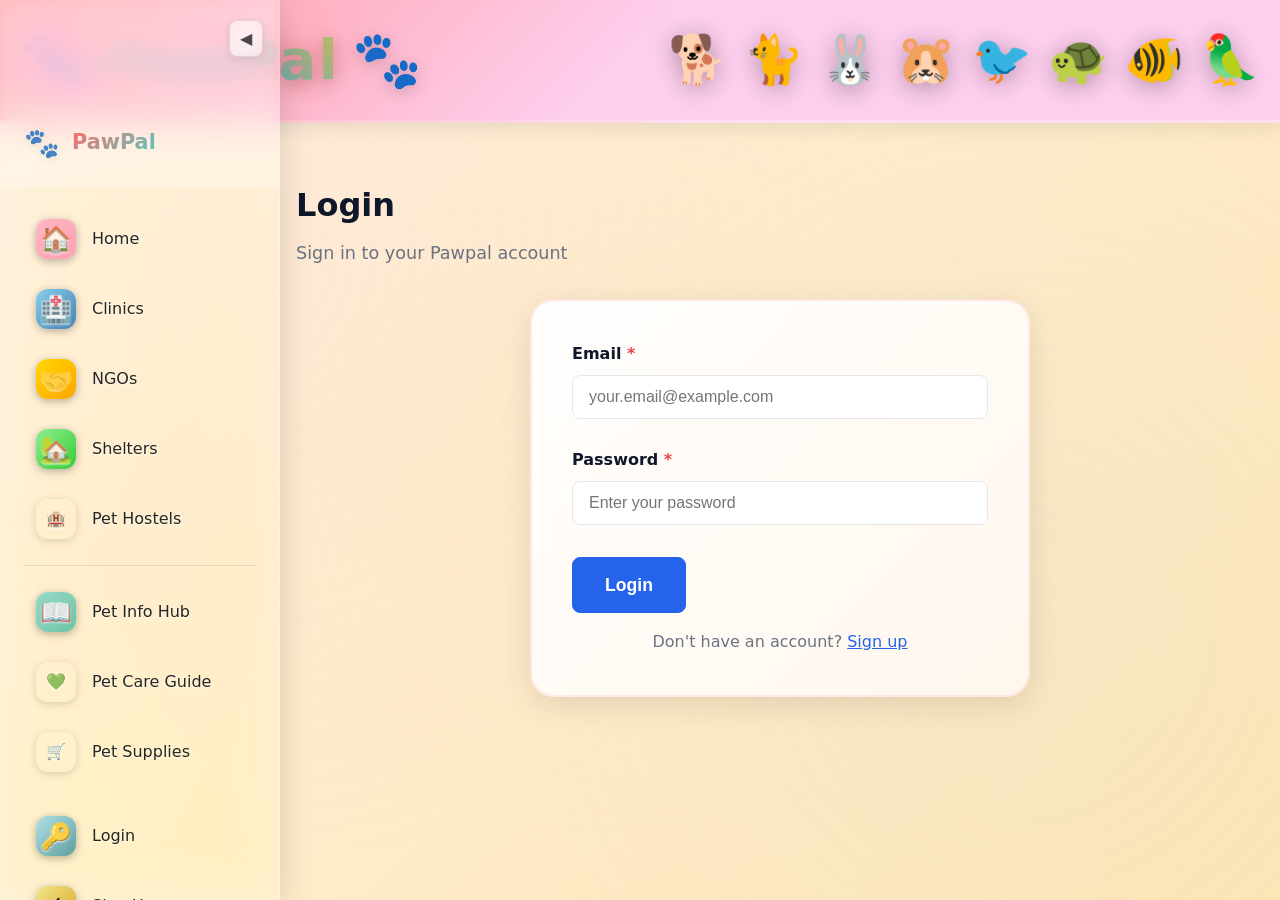
<file: frontend/sos_new.html>
<!DOCTYPE html>
<html lang="en">
<head>
  <meta charset="UTF-8" />
  <title>Pawpal — New SOS Report</title>
  <meta name="viewport" content="width=device-width, initial-scale=1" />
  <link rel="stylesheet" href="./styles.css" />
</head>
<body class="has-sidebar">
  <!-- Cute Header -->
  <script type="module">
    import { initHeader } from "./js/header.js";
    import { initSidebar } from "./js/sidebar.js";
    initHeader();
    initSidebar();
  </script>

  <!-- Main Content -->
  <main class="container">
    <div class="page-header">
      <div class="page-header-icon">🚨</div>
      <h1>Report Emergency</h1>
      <p class="page-subtitle">Help a pet in need by submitting an SOS report. Your report will be visible to the community.</p>
    </div>

    <!-- SOS Form -->
    <section class="form-section">
      <form id="sosForm" class="sos-form" enctype="multipart/form-data">
        <input type="hidden" id="autoName" name="name" />
        <input type="hidden" id="category" name="category" required />

        <!-- User Identity Card -->
        <div class="form-card">
          <div class="form-card-header">
            <span class="form-card-icon">👤</span>
            <div>
              <label class="form-label">Submitting as</label>
              <div class="form-info" id="userIdentityText">
                Detecting account&hellip;
              </div>
            </div>
          </div>
        </div>

        <!-- Category Selection -->
        <div class="form-group">
          <label class="form-label">What type of emergency is this? <span class="required">*</span></label>
          <div class="category-selector" id="categorySelector">
            <div class="category-option" data-category="ADOPTION">
              <div class="category-option-icon">🐾</div>
              <div class="category-option-content">
                <div class="category-option-title">Adoption</div>
                <div class="category-option-desc">Looking for a home</div>
              </div>
            </div>
            <div class="category-option" data-category="LOST">
              <div class="category-option-icon">🔍</div>
              <div class="category-option-content">
                <div class="category-option-title">Lost</div>
                <div class="category-option-desc">Missing pet</div>
              </div>
            </div>
            <div class="category-option" data-category="INJURED">
              <div class="category-option-icon">🏥</div>
              <div class="category-option-content">
                <div class="category-option-title">Injured</div>
                <div class="category-option-desc">Needs medical attention</div>
              </div>
            </div>
            <div class="category-option" data-category="SICK">
              <div class="category-option-icon">💊</div>
              <div class="category-option-content">
                <div class="category-option-title">Sick</div>
                <div class="category-option-desc">Needs care</div>
              </div>
            </div>
            <div class="category-option" data-category="OTHER">
              <div class="category-option-icon">❓</div>
              <div class="category-option-content">
                <div class="category-option-title">Other</div>
                <div class="category-option-desc">Other emergency</div>
              </div>
            </div>
          </div>
          <small class="form-hint">Select the category that best describes the situation</small>
        </div>

        <!-- Contact Information -->
        <div class="form-card">
          <div class="form-card-header">
            <span class="form-card-icon">📞</span>
            <label for="phone" class="form-label">Contact Phone <span class="required">*</span></label>
          </div>
          <input 
            type="tel" 
            id="phone" 
            name="phone" 
            class="form-input" 
            placeholder="01XXXXXXXXX" 
            required 
            inputmode="numeric"
            maxlength="11"
            pattern="01[0-9]{9}"
          />
          <small class="form-hint">This will be visible to helpers who want to assist</small>
        </div>

        <!-- Location Information -->
        <div class="form-card">
          <div class="form-card-header">
            <span class="form-card-icon">📍</span>
            <label class="form-label">Location <span class="required">*</span></label>
          </div>
          <div class="location-fields">
            <div class="form-group-inline">
              <label for="city" class="form-label-small">City <span class="required">*</span></label>
              <input 
                type="text" 
                id="city" 
                name="city" 
                class="form-input" 
                placeholder="e.g., Dhaka, Chittagong" 
                required 
              />
            </div>
            <div class="form-group-inline">
              <label for="address" class="form-label-small">Address/Area <span class="required">*</span></label>
              <input 
                type="text" 
                id="address" 
                name="address" 
                class="form-input" 
                placeholder="e.g., Dhanmondi, Road 27" 
                required 
              />
            </div>
          </div>
          <div class="location-actions">
            <button type="button" class="btn-location" id="useCurrentLocation">
              <span>📍</span> Use My Current Location
            </button>
            <small class="form-hint">Help others find the exact location quickly</small>
          </div>
          <input type="hidden" id="latitude" name="latitude" />
          <input type="hidden" id="longitude" name="longitude" />
        </div>

        <!-- Description -->
        <div class="form-card">
          <div class="form-card-header">
            <span class="form-card-icon">📝</span>
            <label for="description" class="form-label">Describe the Situation <span class="required">*</span></label>
          </div>
          <textarea 
            id="description" 
            name="description" 
            class="form-input form-textarea" 
            rows="6" 
            placeholder="Please provide details about the emergency, location, and what kind of help is needed. Be as specific as possible..." 
            required
          ></textarea>
          <small class="form-hint">Include location, time, and any important details</small>
        </div>

        <!-- Image Upload -->
        <div class="form-card">
          <div class="form-card-header">
            <span class="form-card-icon">📷</span>
            <label for="image" class="form-label">Photo (Optional but Recommended)</label>
          </div>
          <div class="image-upload-area" id="imageUploadArea">
            <input 
              type="file" 
              id="image" 
              name="image" 
              class="form-file-input" 
              accept="image/*" 
            />
            <div class="image-upload-content">
              <div class="image-upload-icon">📸</div>
              <div class="image-upload-text">
                <strong>Click to upload</strong> or drag and drop
              </div>
              <div class="image-upload-hint">JPG, PNG up to 10MB</div>
            </div>
            <div class="image-preview" id="imagePreview" style="display: none;">
              <img id="previewImage" src="" alt="Preview">
              <button type="button" class="image-preview-remove" id="removeImage">✕</button>
            </div>
          </div>
          <small class="form-hint">A clear photo helps others understand the situation better</small>
        </div>

        <div class="form-actions">
          <button type="submit" class="btn btn-primary btn-large" id="submitBtn">
            <span class="btn-icon">🚨</span>
            <span>Submit SOS Report</span>
          </button>
          <button type="reset" class="btn btn-secondary" id="resetBtn">
            <span class="btn-icon">🔄</span>
            <span>Clear Form</span>
          </button>
        </div>

        <div class="form-footer">
          <p>💡 <strong>Tip:</strong> Make sure all information is accurate. Once submitted, your report will be visible to the community.</p>
        </div>
      </form>
    </section>
  </main>

  <script type="module">
    import { postForm } from "./js/api.js";
    import { showToast } from "./js/utils.js";
    import { getAuthUser, requireAuth } from "./js/auth.js";
    import { updateNavigation } from "./js/nav.js";

    // Require authentication before allowing form submission
    if (!requireAuth()) {
      // Redirect will happen in requireAuth
      throw new Error("Authentication required");
    }

    // Update navigation
    updateNavigation();

    const form = document.getElementById("sosForm");
    const submitBtn = document.getElementById("submitBtn");
    const nameInput = document.getElementById("autoName");
    const identityText = document.getElementById("userIdentityText");
    const categoryInput = document.getElementById("category");
    const categorySelector = document.getElementById("categorySelector");
    const imageInput = document.getElementById("image");
    const imagePreview = document.getElementById("imagePreview");
    const previewImage = document.getElementById("previewImage");
    const removeImageBtn = document.getElementById("removeImage");
    const imageUploadArea = document.getElementById("imageUploadArea");
    const useCurrentLocationBtn = document.getElementById("useCurrentLocation");
    const latitudeInput = document.getElementById("latitude");
    const longitudeInput = document.getElementById("longitude");

    const PHONE_REGEX = /^01\d{9}$/;

    // Digits-only typing for phone
    const phoneInput = document.getElementById("phone");
    if (phoneInput) {
      phoneInput.addEventListener("input", () => {
        phoneInput.value = phoneInput.value.replace(/\D/g, "").slice(0, 11);
      });
    }

    const authUser = getAuthUser();
    if (authUser) {
      identityText.innerHTML = `<strong style="color: var(--primary); font-size: 1.1rem;">${authUser.name}</strong>`;
      if (nameInput) {
        nameInput.value = authUser.name;
      }
    } else {
      identityText.textContent = "Posting with your account";
    }

    // Category selection
    if (categorySelector) {
      const categoryOptions = categorySelector.querySelectorAll(".category-option");
      categoryOptions.forEach(option => {
        option.addEventListener("click", () => {
          // Remove active class from all
          categoryOptions.forEach(opt => opt.classList.remove("active"));
          // Add active class to clicked
          option.classList.add("active");
          // Set hidden input value
          const selectedCategory = option.dataset.category;
          categoryInput.value = selectedCategory;
          // Update validation
          categoryInput.setCustomValidity("");
        });
      });
    }

    // Image preview + drag & drop
    if (imageInput && imageUploadArea) {
      imageInput.addEventListener("change", (e) => {
        const file = e.target.files[0];
        if (file) {
          const reader = new FileReader();
          reader.onload = (event) => {
            previewImage.src = event.target.result;
            imagePreview.style.display = "block";
            imageUploadArea.querySelector(".image-upload-content").style.display = "none";
          };
          reader.readAsDataURL(file);
        }
      });

      if (removeImageBtn) {
        removeImageBtn.addEventListener("click", () => {
          imageInput.value = "";
          imagePreview.style.display = "none";
          imageUploadArea.querySelector(".image-upload-content").style.display = "flex";
        });
      }

      imageUploadArea.addEventListener("dragover", (e) => {
        e.preventDefault();
        imageUploadArea.classList.add("drag-over");
      });

      imageUploadArea.addEventListener("dragleave", () => {
        imageUploadArea.classList.remove("drag-over");
      });

      imageUploadArea.addEventListener("drop", (e) => {
        e.preventDefault();
        imageUploadArea.classList.remove("drag-over");
        const files = e.dataTransfer.files;
        if (files.length > 0 && files[0].type.startsWith("image/")) {
          imageInput.files = files;
          imageInput.dispatchEvent(new Event("change"));
        }
      });
    }

    // Get current location
    if (useCurrentLocationBtn && latitudeInput && longitudeInput) {
      useCurrentLocationBtn.addEventListener("click", () => {
        if (!navigator.geolocation) {
          showToast("Geolocation is not supported by your browser", "error");
          return;
        }

        useCurrentLocationBtn.disabled = true;
        useCurrentLocationBtn.innerHTML = '<span>⏳</span> Getting location...';

        navigator.geolocation.getCurrentPosition(
          (position) => {
            latitudeInput.value = position.coords.latitude;
            longitudeInput.value = position.coords.longitude;
            useCurrentLocationBtn.innerHTML = '<span>✅</span> Location captured!';
            useCurrentLocationBtn.style.background = "var(--success)";
            showToast("Location captured successfully!", "success");

            setTimeout(() => {
              useCurrentLocationBtn.disabled = false;
              useCurrentLocationBtn.innerHTML = '<span>📍</span> Use My Current Location';
              useCurrentLocationBtn.style.background = "";
            }, 2500);
          },
          (error) => {
            console.error("Geolocation error:", error);
            showToast("Could not get your location. Please enter manually.", "error");
            useCurrentLocationBtn.disabled = false;
            useCurrentLocationBtn.innerHTML = '<span>📍</span> Use My Current Location';
          }
        );
      });
    }

    // Reset button handler
    const resetBtn = document.getElementById("resetBtn");
    if (resetBtn) {
      resetBtn.addEventListener("click", () => {
        // Clear category selection
        if (categorySelector) {
          categorySelector.querySelectorAll(".category-option").forEach(opt => opt.classList.remove("active"));
        }
        if (categoryInput) categoryInput.value = "";

        // Clear image preview
        if (imagePreview && imageUploadArea && imageInput) {
          imagePreview.style.display = "none";
          imageUploadArea.querySelector(".image-upload-content").style.display = "flex";
          imageInput.value = "";
        }

        // Clear location coords
        if (latitudeInput) latitudeInput.value = "";
        if (longitudeInput) longitudeInput.value = "";
        if (useCurrentLocationBtn) {
          useCurrentLocationBtn.innerHTML = '<span>📍</span> Use My Current Location';
          useCurrentLocationBtn.style.background = "";
        }
      });
    }

    // Form validation for category
    form.addEventListener("submit", (e) => {
      if (categoryInput && !categoryInput.value) {
        e.preventDefault();
        categoryInput.setCustomValidity("Please select a category");
        categoryInput.reportValidity();
        showToast("Please select a category for your SOS report", "error");
        return false;
      }
    });

    form.addEventListener("submit", async (e) => {
      e.preventDefault();

      // Phone validation
      const phoneVal = (phoneInput?.value || "").replace(/\D/g, "");
      if (!PHONE_REGEX.test(phoneVal)) {
        showToast("Phone must be exactly 11 digits, digits-only, and start with 01 (example: 01XXXXXXXXX)", "error");
        return;
      }
      
      // Disable submit button
      submitBtn.disabled = true;
      submitBtn.textContent = "Submitting...";

      try {
        const formData = new FormData(form);
        await postForm("/api/sos", formData);
        
        showToast("SOS Report created successfully!", "success");
        form.reset();
        
        // Redirect to SOS list after 1 second
        setTimeout(() => {
          window.location.href = "sos.html";
        }, 1000);
      } catch (error) {
        console.error("Failed to submit SOS:", error);
        showToast(`Failed to submit: ${error.message}`, "error");
        submitBtn.disabled = false;
        submitBtn.textContent = "Submit SOS Report";
      }
    });
  </script>
</body>
</html>
</file>
<file: frontend/styles.css>
/**
 * Pawpal - Modern Responsive Stylesheet
 * Clean, light theme with consistent card-based layout
 */

:root {
  --bg: #f7f8fa;
  --card: #fff;
  --muted: #6b7280;
  --border: #e5e7eb;
  --ink: #0f172a;
  --primary: #2563eb;
  --primary-hover: #1d4ed8;
  --secondary: #64748b;
  --success: #10b981;
  --error: #ef4444;
  --warning: #f59e0b;
  --shadow-sm: 0 1px 2px 0 rgba(0, 0, 0, 0.05);
  --shadow-md: 0 4px 6px -1px rgba(0, 0, 0, 0.1);
  --shadow-lg: 0 10px 15px -3px rgba(0, 0, 0, 0.1);
  --radius: 12px;
  --radius-sm: 8px;
}

* {
  box-sizing: border-box;
  margin: 0;
  padding: 0;
}

html {
  margin: 0;
  padding: 0;
}

body {
  margin: 0;
  background: linear-gradient(135deg, #fef3e2 0%, #ffe5b4 25%, #fff8e1 50%, #e8f5e9 75%, #e3f2fd 100%);
  background-attachment: fixed;
  background-size: 400% 400%;
  animation: gradientShift 15s ease infinite;
  color: var(--ink);
  font: 16px/1.6 system-ui, -apple-system, "Segoe UI", Roboto, Arial, sans-serif;
  min-height: 100vh;
  position: relative;
}

body::before {
  content: '';
  position: fixed;
  top: 0;
  left: 0;
  width: 100%;
  height: 100%;
  background-image: 
    radial-gradient(circle at 20% 30%, rgba(255, 182, 193, 0.1) 0%, transparent 50%),
    radial-gradient(circle at 80% 70%, rgba(173, 216, 230, 0.1) 0%, transparent 50%),
    radial-gradient(circle at 50% 50%, rgba(255, 228, 181, 0.1) 0%, transparent 50%);
  pointer-events: none;
  z-index: 0;
}

@keyframes gradientShift {
  0% { background-position: 0% 50%; }
  50% { background-position: 100% 50%; }
  100% { background-position: 0% 50%; }
}

/* ===== Cute Header ===== */
.cute-header {
  background: linear-gradient(135deg, #ff9a9e 0%, #fecfef 50%, #fecfef 100%);
  padding: 15px 0;
  margin: 0;
  box-shadow: 0 4px 20px rgba(0, 0, 0, 0.1);
  position: fixed;
  top: 0;
  left: 0;
  right: 0;
  z-index: 100;
  border-bottom: 3px solid rgba(255, 255, 255, 0.3);
  width: 100%;
  min-height: 80px;
}

.header-content {
  max-width: 1400px;
  margin: 0 auto;
  padding: 0 20px;
  display: flex;
  align-items: center;
  justify-content: space-between;
  flex-wrap: wrap;
  gap: 16px;
}

.header-logo {
  display: flex;
  align-items: center;
  gap: 12px;
}

.logo-emoji {
  font-size: 3.5rem;
  animation: bounceBig 1.5s ease-in-out infinite;
  display: inline-block;
  filter: drop-shadow(0 4px 8px rgba(0, 0, 0, 0.2));
}

.logo-emoji:nth-child(1) {
  animation-delay: 0s;
}

.logo-emoji:nth-child(3) {
  animation-delay: 0.3s;
}

@keyframes bounceBig {
  0%, 100% { 
    transform: translateY(0) scale(1) rotate(0deg); 
  }
  25% { 
    transform: translateY(-15px) scale(1.1) rotate(-5deg); 
  }
  50% { 
    transform: translateY(-20px) scale(1.15) rotate(0deg); 
  }
  75% { 
    transform: translateY(-15px) scale(1.1) rotate(5deg); 
  }
}

.logo-text {
  font-size: 3.5rem;
  font-weight: 900;
  margin: 0;
  background: linear-gradient(45deg, #ff6b6b, #4ecdc4, #45b7d1, #f9ca24, #ff6b6b, #ff9ff3, #54a0ff);
  background-size: 400% 400%;
  -webkit-background-clip: text;
  -webkit-text-fill-color: transparent;
  background-clip: text;
  animation: gradientText 4s ease infinite;
  filter: drop-shadow(0 4px 8px rgba(0, 0, 0, 0.2));
  text-shadow: 0 0 30px rgba(255, 107, 107, 0.5);
  letter-spacing: 2px;
}

@keyframes gradientText {
  0% { background-position: 0% 50%; }
  50% { background-position: 100% 50%; }
  100% { background-position: 0% 50%; }
}

.header-animals {
  display: flex;
  gap: 16px;
  align-items: center;
  flex-wrap: wrap;
  justify-content: center;
}

.animal-emoji {
  font-size: 3rem;
  animation: floatBig 4s ease-in-out infinite;
  display: inline-block;
  filter: drop-shadow(0 4px 12px rgba(0, 0, 0, 0.3));
  cursor: pointer;
  transition: transform 0.3s;
}

.animal-emoji:hover {
  transform: scale(1.3) rotate(15deg) !important;
  filter: drop-shadow(0 8px 16px rgba(0, 0, 0, 0.4));
}

.animal-1 { animation-delay: 0s; }
.animal-2 { animation-delay: 0.4s; }
.animal-3 { animation-delay: 0.8s; }
.animal-4 { animation-delay: 1.2s; }
.animal-5 { animation-delay: 1.6s; }
.animal-6 { animation-delay: 2s; }
.animal-7 { animation-delay: 2.4s; }
.animal-8 { animation-delay: 2.8s; }

@keyframes floatBig {
  0%, 100% { 
    transform: translateY(0) translateX(0) rotate(0deg) scale(1); 
  }
  25% { 
    transform: translateY(-20px) translateX(10px) rotate(-10deg) scale(1.1); 
  }
  50% { 
    transform: translateY(-30px) translateX(-5px) rotate(10deg) scale(1.15); 
  }
  75% { 
    transform: translateY(-20px) translateX(-10px) rotate(-5deg) scale(1.1); 
  }
}

/* ===== Sidebar Navigation ===== */
.sidebar {
  position: fixed;
  left: 0;
  top: 0;
  width: 280px;
  height: 100vh;
  background: rgba(255, 255, 255, 0.25);
  backdrop-filter: blur(20px) saturate(180%);
  -webkit-backdrop-filter: blur(20px) saturate(180%);
  box-shadow: 0 8px 32px rgba(0, 0, 0, 0.15);
  border-right: 1px solid rgba(255, 255, 255, 0.3);
  z-index: 200;
  transform: translateX(0);
  transition: all 0.3s cubic-bezier(0.4, 0, 0.2, 1);
  overflow-y: auto;
  overflow-x: hidden;
  /* Hide scrollbar */
  scrollbar-width: none; /* Firefox */
  -ms-overflow-style: none; /* IE and Edge */
}

/* Hide scrollbar for Chrome, Safari and Opera */
.sidebar::-webkit-scrollbar {
  display: none;
}

.sidebar.collapsed {
  width: 80px;
}

.sidebar.collapsed .sidebar-nav::before {
  margin: 0 16px 20px;
}

.sidebar.collapsed .link-text,
.sidebar.collapsed .sidebar-divider,
.sidebar.collapsed .sidebar-user .user-name {
  opacity: 0;
  width: 0;
  overflow: hidden;
  transition: opacity 0.2s, width 0.3s;
}

.sidebar.collapsed .sidebar-link {
  justify-content: center;
  padding: 12px;
  margin: 4px 8px;
  position: relative;
}

.sidebar.collapsed .sidebar-link:hover::after {
  content: attr(data-tooltip);
  position: absolute;
  left: 100%;
  margin-left: 12px;
  padding: 10px 14px;
  background: rgba(0, 0, 0, 0.8);
  backdrop-filter: blur(10px);
  color: white;
  border-radius: 8px;
  white-space: nowrap;
  z-index: 1000;
  box-shadow: 0 4px 16px rgba(0, 0, 0, 0.3);
  font-size: 0.875rem;
  pointer-events: none;
  border: 1px solid rgba(255, 255, 255, 0.1);
  animation: tooltipFadeIn 0.2s ease;
}

@keyframes tooltipFadeIn {
  from {
    opacity: 0;
    transform: translateX(-10px);
  }
  to {
    opacity: 1;
    transform: translateX(0);
  }
}

.sidebar.collapsed .link-icon {
  margin: 0;
  width: 40px;
  height: 40px;
}

.sidebar.open {
  transform: translateX(0);
}

.sidebar-content {
  padding: 0;
  height: 100%;
  display: flex;
  flex-direction: column;
}

.sidebar-header {
  padding: 20px 24px;
  padding-top: 120px;
  border-bottom: 1px solid rgba(255, 255, 255, 0.2);
  background: rgba(255, 255, 255, 0.1);
  backdrop-filter: blur(10px);
}

.sidebar-logo {
  display: flex;
  align-items: center;
  gap: 12px;
  color: rgba(0, 0, 0, 0.8);
  font-weight: 700;
  font-size: 1.3rem;
  text-decoration: none;
}

.sidebar-logo-icon {
  font-size: 1.8rem;
  filter: drop-shadow(0 2px 4px rgba(0, 0, 0, 0.1));
}

.sidebar-logo-text {
  background: linear-gradient(135deg, #ff6b6b, #4ecdc4);
  -webkit-background-clip: text;
  -webkit-text-fill-color: transparent;
  background-clip: text;
}

.sidebar-toggle {
  position: absolute;
  top: 20px;
  right: 16px;
  z-index: 300;
  background: rgba(255, 255, 255, 0.4);
  border: 1px solid rgba(0, 0, 0, 0.1);
  border-radius: 8px;
  padding: 8px 10px;
  cursor: pointer;
  font-size: 1rem;
  box-shadow: 0 2px 8px rgba(0, 0, 0, 0.1);
  transition: all 0.3s;
  color: rgba(0, 0, 0, 0.7);
  backdrop-filter: blur(10px);
}

.sidebar-toggle:hover {
  background: rgba(255, 255, 255, 0.6);
  color: rgba(0, 0, 0, 0.9);
  transform: scale(1.1);
  border-color: rgba(0, 0, 0, 0.2);
}

.sidebar.collapsed .sidebar-toggle {
  right: 12px;
  padding: 8px;
  left: auto;
  top: 16px;
}

.sidebar.collapsed .sidebar-header {
  padding: 16px 12px;
  justify-content: center;
}

.sidebar.collapsed .sidebar-logo-text {
  display: none;
}

.sidebar.collapsed .sidebar-logo {
  justify-content: center;
}

.sidebar.collapsed .toggle-icon {
  transform: rotate(180deg);
}

.toggle-icon {
  display: inline-block;
  transition: transform 0.3s;
  font-size: 1rem;
}

.sidebar-toggle:hover {
  background: #ff9a9e;
  color: white;
  transform: scale(1.05);
}

.sidebar-toggle.active {
  background: #ff9a9e;
  color: white;
}

.sidebar-nav {
  flex: 1;
  padding: 16px 0;
  overflow-y: auto;
  /* Hide scrollbar */
  scrollbar-width: none; /* Firefox */
  -ms-overflow-style: none; /* IE and Edge */
}

/* Hide scrollbar for Chrome, Safari and Opera */
.sidebar-nav::-webkit-scrollbar {
  display: none;
}

.sidebar-link {
  display: flex;
  align-items: center;
  gap: 16px;
  padding: 14px 20px;
  color: rgba(0, 0, 0, 0.85);
  text-decoration: none;
  transition: all 0.3s ease;
  border-left: 4px solid transparent;
  font-weight: 500;
  white-space: nowrap;
  margin: 2px 12px;
  border-radius: 10px;
  font-size: 1rem;
  text-shadow: 0 1px 2px rgba(255, 255, 255, 0.8);
}

.sidebar-link:hover {
  background: rgba(255, 255, 255, 0.4);
  color: rgba(0, 0, 0, 0.95);
  border-left-color: rgba(255, 107, 107, 0.6);
  transform: translateX(3px);
  backdrop-filter: blur(10px);
  box-shadow: 0 2px 8px rgba(0, 0, 0, 0.1);
}

.sidebar-link.active {
  background: rgba(255, 107, 107, 0.2);
  color: rgba(0, 0, 0, 0.95);
  border-left-color: #ff6b6b;
  font-weight: 600;
  box-shadow: 0 4px 12px rgba(255, 107, 107, 0.2);
}

.link-icon {
  width: 40px;
  height: 40px;
  display: flex;
  align-items: center;
  justify-content: center;
  transition: all 0.3s;
  border-radius: 12px;
  box-shadow: 0 2px 8px rgba(0, 0, 0, 0.15);
  flex-shrink: 0;
  position: relative;
}

.sidebar-link:hover .link-icon {
  transform: scale(1.1);
  box-shadow: 0 4px 12px rgba(0, 0, 0, 0.2);
}

.sidebar-link.active .link-icon {
  transform: scale(1.1);
  box-shadow: 0 4px 12px rgba(0, 0, 0, 0.25);
}

/* Home Icon - Cute house emoji */
.icon-home {
  background: linear-gradient(135deg, #FFB6C1 0%, #FFA0B4 100%);
  font-size: 1.6rem;
  filter: drop-shadow(0 2px 4px rgba(0, 0, 0, 0.15));
  animation: iconBounce 2s ease-in-out infinite;
}

/* SOS Icon - Cute SOS emoji */
.icon-sos {
  background: linear-gradient(135deg, #FF6B6B 0%, #FF5252 100%);
  font-size: 1.6rem;
  filter: drop-shadow(0 2px 4px rgba(0, 0, 0, 0.15));
  animation: iconPulse 1.5s ease-in-out infinite;
}

/* Plus Icon - Sparkles emoji */
.icon-plus {
  background: linear-gradient(135deg, #DDA0DD 0%, #DA70D6 100%);
  font-size: 1.6rem;
  filter: drop-shadow(0 2px 4px rgba(0, 0, 0, 0.15));
  animation: iconSparkle 2s ease-in-out infinite;
}

/* Clipboard Icon - Cute clipboard emoji */
.icon-clipboard {
  background: linear-gradient(135deg, #FFD700 0%, #FFA500 100%);
  font-size: 1.6rem;
  filter: drop-shadow(0 2px 4px rgba(0, 0, 0, 0.15));
}

/* Clinic Icon - Cute hospital emoji */
.icon-clinic {
  background: linear-gradient(135deg, #87CEEB 0%, #4682B4 100%);
  font-size: 1.6rem;
  filter: drop-shadow(0 2px 4px rgba(0, 0, 0, 0.15));
}

/* NGO Icon - Handshake emoji */
.icon-ngo {
  background: linear-gradient(135deg, #FFD700 0%, #FFA500 100%);
  font-size: 1.6rem;
  filter: drop-shadow(0 2px 4px rgba(0, 0, 0, 0.15));
}

/* Shelter Icon - Cute house with garden emoji */
.icon-shelter {
  background: linear-gradient(135deg, #90EE90 0%, #32CD32 100%);
  font-size: 1.6rem;
  filter: drop-shadow(0 2px 4px rgba(0, 0, 0, 0.15));
}

/* Books Icon - Cute book emoji */
.icon-books {
  background: linear-gradient(135deg, #98D8C8 0%, #6BC4A6 100%);
  font-size: 1.6rem;
  filter: drop-shadow(0 2px 4px rgba(0, 0, 0, 0.15));
}

/* Key Icon - Cute key emoji */
.icon-key {
  background: linear-gradient(135deg, #B0E0E6 0%, #5F9EA0 100%);
  font-size: 1.6rem;
  filter: drop-shadow(0 2px 4px rgba(0, 0, 0, 0.15));
}

/* User Plus Icon - Writing hand emoji */
.icon-user-plus {
  background: linear-gradient(135deg, #F0E68C 0%, #DAA520 100%);
  font-size: 1.6rem;
  filter: drop-shadow(0 2px 4px rgba(0, 0, 0, 0.15));
}

/* Logout Icon - Waving hand emoji */
.icon-logout {
  background: linear-gradient(135deg, #FFB6C1 0%, #FF69B4 100%);
  font-size: 1.6rem;
  filter: drop-shadow(0 2px 4px rgba(0, 0, 0, 0.15));
}

/* Icon animations */
@keyframes iconBounce {
  0%, 100% { transform: translateY(0); }
  50% { transform: translateY(-3px); }
}

@keyframes iconPulse {
  0%, 100% { transform: scale(1); }
  50% { transform: scale(1.1); }
}

@keyframes iconSparkle {
  0%, 100% { transform: rotate(0deg) scale(1); }
  50% { transform: rotate(10deg) scale(1.05); }
}

.link-text {
  flex: 1;
}

.sidebar-divider {
  height: 1px;
  background: rgba(0, 0, 0, 0.1);
  margin: 12px 24px;
  border: none;
}

.sidebar-user {
  display: flex;
  align-items: center;
  gap: 12px;
  padding: 16px 20px;
  background: rgba(255, 255, 255, 0.3);
  margin: 12px;
  border-radius: 12px;
  backdrop-filter: blur(10px);
  border: 1px solid rgba(0, 0, 0, 0.1);
}

.user-icon {
  font-size: 1.5rem;
  filter: drop-shadow(0 1px 2px rgba(0, 0, 0, 0.1));
}

.user-name {
  font-weight: 600;
  color: rgba(0, 0, 0, 0.85);
  font-size: 1rem;
  text-shadow: 0 1px 2px rgba(255, 255, 255, 0.8);
}

.sidebar-auth {
  padding: 12px 0;
}

/* Main content adjustment for sidebar */
body.has-sidebar {
  padding-left: 280px;
  padding-top: 0;
  transition: padding-left 0.3s cubic-bezier(0.4, 0, 0.2, 1);
}

body.sidebar-collapsed {
  padding-left: 80px;
  padding-top: 0;
}

@media (max-width: 1024px) {
  body.has-sidebar {
    padding-left: 0 !important;
  }
  
  body.sidebar-collapsed {
    padding-left: 0 !important;
  }
  
  .sidebar {
    transform: translateX(-100%);
    width: 280px !important;
  }
  
  .sidebar.collapsed {
    transform: translateX(-100%);
    width: 280px !important;
  }
  
  .sidebar.open {
    transform: translateX(0);
  }
  
  .sidebar-toggle {
    display: block;
    position: fixed;
    top: 120px;
    left: 20px;
  }
  
  .header-content {
    flex-direction: column;
    text-align: center;
  }
  
  .header-animals {
    justify-content: center;
  }
}

/* ===== Container & Layout ===== */
.container {
  max-width: 1200px;
  margin: 0 auto;
  padding: 180px 16px 48px;
  position: relative;
  z-index: 1;
}

.page-header {
  margin-bottom: 32px;
}

.page-header h1 {
  margin: 0 0 8px;
  font-size: 2rem;
  font-weight: 700;
}

.page-subtitle {
  color: var(--muted);
  margin: 0;
  font-size: 1.1rem;
}

/* ===== Home (Professional) ===== */
.page-home .container {
  padding-top: 150px;
}

.page-home .home-hero {
  display: grid;
  grid-template-columns: 1.15fr 0.85fr;
  gap: 28px;
  align-items: center;
  background: rgba(255, 255, 255, 0.82);
  border: 1px solid rgba(255, 154, 158, 0.22);
  border-radius: 22px;
  padding: 28px;
  box-shadow: 0 10px 30px rgba(0, 0, 0, 0.08);
  backdrop-filter: blur(12px);
  margin-bottom: 28px;
}

.page-home .home-hero.compact {
  grid-template-columns: 1fr;
}

.page-home .home-badge {
  display: inline-flex;
  align-items: center;
  gap: 8px;
  padding: 8px 12px;
  border-radius: 999px;
  background: rgba(37, 99, 235, 0.08);
  border: 1px solid rgba(37, 99, 235, 0.18);
  color: rgba(15, 23, 42, 0.85);
  font-weight: 600;
  font-size: 13px;
  margin-bottom: 14px;
}

.page-home .home-title {
  margin: 0 0 10px;
  font-size: 42px;
  line-height: 1.1;
  letter-spacing: 0.2px;
}

.page-home .home-subtitle {
  margin: 0 0 18px;
  color: rgba(71, 85, 105, 0.95);
  font-size: 16px;
  line-height: 1.7;
  max-width: 60ch;
}

.page-home .home-cta {
  display: flex;
  flex-wrap: wrap;
  gap: 12px;
}

.page-home .home-note {
  margin-top: 14px;
  color: var(--muted);
  font-size: 13px;
}

.page-home .home-hero-visual {
  display: flex;
  flex-direction: column;
  gap: 14px;
}

.page-home .home-visual-card {
  background: linear-gradient(135deg, rgba(255, 154, 158, 0.10) 0%, rgba(254, 207, 239, 0.14) 50%, rgba(99, 102, 241, 0.08) 100%);
  border: 1px solid rgba(255, 154, 158, 0.18);
  border-radius: 18px;
  padding: 18px;
  display: flex;
  align-items: center;
  gap: 14px;
}

.page-home .home-visual-icon {
  width: 54px;
  height: 54px;
  border-radius: 16px;
  display: grid;
  place-items: center;
  background: rgba(255, 255, 255, 0.75);
  font-size: 26px;
  box-shadow: 0 8px 18px rgba(0, 0, 0, 0.06);
}

.page-home .home-visual-title {
  font-weight: 800;
  color: rgba(15, 23, 42, 0.9);
  margin-bottom: 4px;
}

.page-home .home-visual-subtitle {
  color: rgba(71, 85, 105, 0.9);
  font-size: 13px;
}

.page-home .home-visual-mini {
  display: grid;
  grid-template-columns: repeat(3, 1fr);
  gap: 12px;
}

.page-home .home-mini {
  background: rgba(255, 255, 255, 0.8);
  border: 1px solid rgba(148, 163, 184, 0.25);
  border-radius: 16px;
  padding: 14px;
  display: flex;
  align-items: center;
  gap: 10px;
  box-shadow: 0 8px 18px rgba(0, 0, 0, 0.05);
}

.page-home .mini-icon {
  width: 34px;
  height: 34px;
  border-radius: 12px;
  display: grid;
  place-items: center;
  background: rgba(37, 99, 235, 0.08);
}

.page-home .mini-text {
  font-weight: 700;
  color: rgba(15, 23, 42, 0.85);
  font-size: 13px;
}

.page-home .home-section {
  margin-top: 26px;
}

.page-home .home-section-title {
  font-size: 18px;
  font-weight: 800;
  color: rgba(15, 23, 42, 0.9);
  margin-bottom: 14px;
}

.page-home .home-features {
  display: grid;
  grid-template-columns: repeat(3, minmax(0, 1fr));
  gap: 16px;
}

.page-home .home-feature {
  background: rgba(255, 255, 255, 0.85);
  border: 1px solid rgba(148, 163, 184, 0.25);
  border-radius: 18px;
  padding: 18px;
  box-shadow: 0 10px 22px rgba(0, 0, 0, 0.06);
}

.page-home .home-feature .feature-icon {
  width: 44px;
  height: 44px;
  border-radius: 14px;
  display: grid;
  place-items: center;
  background: rgba(255, 154, 158, 0.12);
  margin-bottom: 12px;
  font-size: 20px;
}

.page-home .home-feature .feature-title {
  font-weight: 800;
  margin-bottom: 6px;
  color: rgba(15, 23, 42, 0.9);
}

.page-home .home-feature .feature-text {
  color: rgba(71, 85, 105, 0.92);
  font-size: 14px;
  line-height: 1.6;
}

.page-home .home-stats {
  display: grid;
  grid-template-columns: repeat(2, minmax(0, 1fr));
  gap: 16px;
}

.page-home .home-stat {
  background: rgba(255, 255, 255, 0.85);
  border: 1px solid rgba(148, 163, 184, 0.25);
  border-radius: 18px;
  padding: 18px;
  box-shadow: 0 10px 22px rgba(0, 0, 0, 0.06);
  display: grid;
  grid-template-columns: auto 1fr;
  grid-template-rows: auto auto;
  column-gap: 12px;
  row-gap: 2px;
  align-items: center;
}

.page-home .home-stat .stat-icon {
  width: 44px;
  height: 44px;
  border-radius: 14px;
  display: grid;
  place-items: center;
  background: rgba(37, 99, 235, 0.08);
  font-size: 20px;
  grid-row: 1 / span 2;
}

.page-home .home-stat .stat-value {
  font-weight: 900;
  font-size: 24px;
  color: rgba(15, 23, 42, 0.95);
}

.page-home .home-stat .stat-label {
  color: rgba(71, 85, 105, 0.9);
  font-size: 13px;
}

@media (max-width: 900px) {
  .page-home .home-hero { grid-template-columns: 1fr; }
  .page-home .home-visual-mini { grid-template-columns: 1fr; }
  .page-home .home-features { grid-template-columns: 1fr; }
  .page-home .home-stats { grid-template-columns: 1fr; }
}

.hero {
  text-align: center;
  padding: 40px 0;
  margin-bottom: 48px;
  position: relative;
}

.hero-content {
  position: relative;
  z-index: 1;
}

.hero-title {
  font-size: 4.5rem;
  margin: 0 0 20px;
  font-weight: 900;
  display: flex;
  align-items: center;
  justify-content: center;
  gap: 16px;
  flex-wrap: wrap;
}

.welcome-text {
  color: rgba(255, 107, 107, 0.9);
  animation: fadeInUp 1s ease;
}

.pawpal-text {
  background: linear-gradient(135deg, #ff6b6b, #4ecdc4, #45b7d1, #f9ca24, #ff6b6b);
  background-size: 300% 300%;
  -webkit-background-clip: text;
  -webkit-text-fill-color: transparent;
  background-clip: text;
  animation: gradientText 3s ease infinite, bounceIn 1s ease;
  filter: drop-shadow(0 4px 8px rgba(0, 0, 0, 0.2));
  letter-spacing: 2px;
}

.sparkle {
  font-size: 2.5rem;
  animation: sparkle 2s ease-in-out infinite;
  display: inline-block;
}

@keyframes sparkle {
  0%, 100% { 
    transform: scale(1) rotate(0deg); 
    opacity: 1;
  }
  50% { 
    transform: scale(1.3) rotate(180deg); 
    opacity: 0.7;
  }
}

.hero-subtitle {
  font-size: 1.5rem;
  color: rgba(107, 114, 128, 0.9);
  margin: 0;
  display: flex;
  align-items: center;
  justify-content: center;
  gap: 12px;
  flex-wrap: wrap;
  animation: fadeInUp 1.2s ease;
}

.subtitle-icon {
  font-size: 1.8rem;
  animation: heartBeat 2s ease-in-out infinite;
}

@keyframes heartBeat {
  0%, 100% { transform: scale(1); }
  50% { transform: scale(1.2); }
}

.hero-decoration {
  display: flex;
  justify-content: center;
  gap: 20px;
  margin-top: 30px;
  flex-wrap: wrap;
}

.decoration-star,
.decoration-heart,
.decoration-paw {
  font-size: 2rem;
  animation: decorationFloat 4s ease-in-out infinite;
  opacity: 0.7;
}

.decoration-star { animation-delay: 0s; }
.decoration-heart { animation-delay: 1.3s; }
.decoration-paw { animation-delay: 2.6s; }

@keyframes decorationFloat {
  0%, 100% { 
    transform: translateY(0) rotate(0deg); 
    opacity: 0.7;
  }
  50% { 
    transform: translateY(-15px) rotate(180deg); 
    opacity: 1;
  }
}

@keyframes fadeInUp {
  from {
    opacity: 0;
    transform: translateY(30px);
  }
  to {
    opacity: 1;
    transform: translateY(0);
  }
}

@keyframes bounceIn {
  0% {
    transform: scale(0);
  }
  50% {
    transform: scale(1.1);
  }
  100% {
    transform: scale(1);
  }
}

/* ===== Summary Cards ===== */
.summary-section {
  margin-bottom: 48px;
}

.summary-cards {
  display: grid;
  grid-template-columns: repeat(auto-fit, minmax(250px, 1fr));
  gap: 24px;
  margin-top: 24px;
}

.summary-card {
  background: var(--card);
  border: 1px solid var(--border);
  border-radius: var(--radius);
  padding: 24px;
  display: flex;
  align-items: center;
  gap: 20px;
  box-shadow: var(--shadow-sm);
  transition: transform 0.2s, box-shadow 0.2s;
}

.summary-card:hover {
  transform: translateY(-2px);
  box-shadow: var(--shadow-md);
}

.summary-icon {
  font-size: 3rem;
  line-height: 1;
}

.summary-content h3 {
  margin: 0 0 4px;
  font-size: 2rem;
  font-weight: 700;
  color: var(--primary);
}

.summary-content p {
  margin: 0;
  color: var(--muted);
  font-size: 0.9rem;
}

/* ===== Buttons ===== */
.btn {
  display: inline-block;
  padding: 12px 24px;
  border-radius: var(--radius-sm);
  border: 1px solid transparent;
  background: var(--card);
  color: var(--ink);
  text-decoration: none;
  font-weight: 500;
  cursor: pointer;
  transition: all 0.2s;
  font-size: 1rem;
  line-height: 1.5;
}

.btn:hover:not(:disabled) {
  transform: translateY(-1px);
  box-shadow: var(--shadow-md);
}

.btn:disabled {
  opacity: 0.6;
  cursor: not-allowed;
}

.btn-primary {
  background: var(--primary);
  color: #fff;
  border-color: var(--primary);
}

.btn-primary:hover:not(:disabled) {
  background: var(--primary-hover);
}

.btn-secondary {
  background: var(--card);
  color: var(--ink);
  border-color: var(--border);
}

.btn-secondary:hover:not(:disabled) {
  background: var(--bg);
}

.btn-large {
  padding: 16px 32px;
  font-size: 1.1rem;
}

.action-buttons {
  display: flex;
  flex-wrap: wrap;
  gap: 16px;
  margin-top: 24px;
}

/* ===== Cards Grid ===== */
.cards-grid {
  display: grid;
  grid-template-columns: repeat(auto-fill, minmax(300px, 1fr));
  gap: 24px;
  margin-top: 24px;
  align-items: stretch;
}

.card {
  background: linear-gradient(135deg, #fff 0%, #f8f9fa 100%);
  border: 2px solid rgba(255, 154, 158, 0.3);
  border-radius: 20px;
  overflow: hidden;
  box-shadow: 0 4px 15px rgba(255, 154, 158, 0.2);
  transition: all 0.3s ease;
  position: relative;
  height: 100%;
  display: flex;
  flex-direction: column;
}

.card::before {
  content: '';
  position: absolute;
  top: 0;
  left: 0;
  right: 0;
  height: 4px;
  background: linear-gradient(90deg, #ff9a9e, #fecfef, #ff9a9e);
  background-size: 200% 100%;
  animation: shimmer 3s linear infinite;
}

@keyframes shimmer {
  0% { background-position: -200% 0; }
  100% { background-position: 200% 0; }
}

.card:hover {
  transform: translateY(-8px) scale(1.02);
  box-shadow: 0 12px 30px rgba(255, 154, 158, 0.4);
  border-color: rgba(255, 154, 158, 0.6);
}

.card-image {
  width: 100%;
  height: 200px;
  object-fit: cover;
  cursor: pointer;
  transition: opacity 0.2s;
}

.card-media {
  width: 100%;
  height: 200px;
  overflow: hidden;
  background: linear-gradient(135deg, rgba(255, 154, 158, 0.18) 0%, rgba(254, 207, 239, 0.18) 50%, rgba(255, 154, 158, 0.18) 100%);
  border-bottom: 1px solid rgba(255, 154, 158, 0.18);
  display: flex;
  align-items: center;
  justify-content: center;
}

.card-media-placeholder {
  display: flex;
  flex-direction: column;
  gap: 10px;
  align-items: center;
  justify-content: center;
  color: rgba(15, 23, 42, 0.75);
  text-align: center;
  padding: 20px;
}

.card-media-placeholder .emoji {
  font-size: 42px;
  filter: drop-shadow(0 4px 10px rgba(0, 0, 0, 0.12));
}

.card-media-placeholder .hint {
  font-size: 14px;
  color: rgba(107, 114, 128, 0.85);
}

.card-image:hover {
  opacity: 0.9;
}

.card-content {
  padding: 20px;
  display: flex;
  flex-direction: column;
  flex: 1;
}

.card-title {
  margin: 0 0 12px;
  font-size: 1.25rem;
  font-weight: 600;
  color: var(--ink);
}

.card-details {
  color: var(--muted);
}

.card-details p {
  margin: 8px 0;
  line-height: 1.6;
}

.card-line {
  display: flex;
  gap: 10px;
  align-items: flex-start;
}

.card-line .icon {
  width: 18px;
  flex: 0 0 18px;
  line-height: 1.4;
  margin-top: 1px;
}

.card-line .text {
  flex: 1;
  min-width: 0;
}

.card-desc {
  display: -webkit-box;
  -webkit-box-orient: vertical;
  -webkit-line-clamp: 3;
  overflow: hidden;
}

.card-location {
  color: var(--primary);
  font-weight: 600;
}

.card-footer {
  margin-top: 12px;
  padding-top: 12px;
  border-top: 1px solid var(--border);
  display: flex;
  align-items: center;
  flex-wrap: wrap;
  gap: 12px;
  font-size: 12px;
  color: var(--muted);
}

.category-badge {
  display: inline-flex;
  align-items: center;
  gap: 6px;
  padding: 6px 12px;
  border-radius: 999px;
  font-size: 12px;
  font-weight: 700;
  margin-bottom: 12px;
  border: 1px solid rgba(0, 0, 0, 0.06);
}

.category-badge .emoji {
  font-size: 14px;
}

.category-badge[data-category="ADOPTION"] { background: rgba(139, 92, 246, 0.10); color: #7c3aed; border-color: rgba(139, 92, 246, 0.25); }
.category-badge[data-category="LOST"]    { background: rgba(245, 158, 11, 0.10); color: #d97706; border-color: rgba(245, 158, 11, 0.25); }
.category-badge[data-category="INJURED"] { background: rgba(239, 68, 68, 0.10); color: #dc2626; border-color: rgba(239, 68, 68, 0.25); }
.category-badge[data-category="SICK"]    { background: rgba(59, 130, 246, 0.10); color: #2563eb; border-color: rgba(59, 130, 246, 0.25); }
.category-badge[data-category="OTHER"]   { background: rgba(107, 114, 128, 0.10); color: #6b7280; border-color: rgba(107, 114, 128, 0.25); }

.card-actions {
  margin-top: auto;
  padding-top: 14px;
  display: flex;
  gap: 10px;
  flex-wrap: wrap;
  align-items: center;
}

.card-actions .form-input {
  max-width: 200px;
}

.card-details strong {
  color: var(--ink);
  font-weight: 600;
}

.card-details a {
  color: var(--primary);
  text-decoration: none;
}

.card-details a:hover {
  text-decoration: underline;
}

.card-meta {
  margin-top: 12px;
  padding-top: 12px;
  border-top: 1px solid var(--border);
  font-size: 0.9rem;
}

/* ===== Forms ===== */
.form-section {
  max-width: 700px;
  margin: 0 auto;
}

.sos-form {
  background: linear-gradient(135deg, rgba(255, 255, 255, 0.95) 0%, rgba(255, 248, 240, 0.95) 100%);
  border: 2px solid rgba(255, 154, 158, 0.2);
  border-radius: 24px;
  padding: 40px;
  box-shadow: 0 8px 32px rgba(0, 0, 0, 0.1);
  backdrop-filter: blur(10px);
}

.page-header-icon {
  font-size: 4rem;
  margin-bottom: 16px;
  animation: bounce 2s ease-in-out infinite;
}

@keyframes bounce {
  0%, 100% { transform: translateY(0); }
  50% { transform: translateY(-10px); }
}

.form-group {
  margin-bottom: 28px;
}

/* Form Cards */
.form-card {
  background: white;
  border: 2px solid var(--border);
  border-radius: 16px;
  padding: 24px;
  margin-bottom: 24px;
  transition: all 0.3s ease;
  box-shadow: var(--shadow-sm);
}

.form-card:hover {
  border-color: var(--primary);
  box-shadow: var(--shadow-md);
}

.form-card-header {
  display: flex;
  align-items: center;
  gap: 12px;
  margin-bottom: 16px;
}

.form-card-icon {
  font-size: 1.5rem;
  width: 40px;
  height: 40px;
  display: flex;
  align-items: center;
  justify-content: center;
  background: linear-gradient(135deg, #ff9a9e 0%, #fecfef 100%);
  border-radius: 12px;
  box-shadow: 0 2px 8px rgba(255, 154, 158, 0.3);
}

/* Category Selector */
.category-selector {
  display: grid;
  grid-template-columns: repeat(auto-fit, minmax(140px, 1fr));
  gap: 12px;
  margin-top: 12px;
}

.category-option {
  display: flex;
  flex-direction: column;
  align-items: center;
  padding: 20px 16px;
  border: 2px solid var(--border);
  border-radius: 16px;
  background: white;
  cursor: pointer;
  transition: all 0.3s ease;
  text-align: center;
  position: relative;
  overflow: hidden;
}

.category-option::before {
  content: '';
  position: absolute;
  top: 0;
  left: -100%;
  width: 100%;
  height: 100%;
  background: linear-gradient(90deg, transparent, rgba(255, 255, 255, 0.4), transparent);
  transition: left 0.5s;
}

.category-option:hover::before {
  left: 100%;
}

.category-option:hover {
  transform: translateY(-4px);
  box-shadow: var(--shadow-md);
  border-color: var(--primary);
}

.category-option.active {
  border-color: var(--primary);
  background: linear-gradient(135deg, rgba(37, 99, 235, 0.1) 0%, rgba(37, 99, 235, 0.05) 100%);
  box-shadow: 0 4px 12px rgba(37, 99, 235, 0.2);
  transform: translateY(-2px);
}

.category-option.active::after {
  content: '✓';
  position: absolute;
  top: 8px;
  right: 8px;
  background: var(--primary);
  color: white;
  width: 24px;
  height: 24px;
  border-radius: 50%;
  display: flex;
  align-items: center;
  justify-content: center;
  font-size: 14px;
  font-weight: bold;
}

.category-option-icon {
  font-size: 2.5rem;
  margin-bottom: 8px;
  filter: drop-shadow(0 2px 4px rgba(0, 0, 0, 0.1));
}

.category-option-content { width: 100%; }

.category-option-title {
  font-weight: 600;
  font-size: 0.95rem;
  color: var(--ink);
  margin-bottom: 4px;
}

.category-option-desc {
  font-size: 0.75rem;
  color: var(--muted);
  line-height: 1.3;
}

/* Image Upload Area */
.image-upload-area {
  position: relative;
  border: 2px dashed var(--border);
  border-radius: 12px;
  padding: 40px;
  text-align: center;
  background: var(--bg);
  transition: all 0.3s ease;
  cursor: pointer;
  min-height: 200px;
  display: flex;
  align-items: center;
  justify-content: center;
}

.image-upload-area:hover {
  border-color: var(--primary);
  background: rgba(37, 99, 235, 0.02);
}

.image-upload-area.drag-over {
  border-color: var(--primary);
  background: rgba(37, 99, 235, 0.05);
  transform: scale(1.02);
}

.form-file-input {
  position: absolute;
  top: 0;
  left: 0;
  width: 100%;
  height: 100%;
  opacity: 0;
  cursor: pointer;
}

.image-upload-content {
  display: flex;
  flex-direction: column;
  align-items: center;
  gap: 12px;
}

.image-upload-icon {
  font-size: 3rem;
  opacity: 0.6;
}

.image-upload-text { color: var(--ink); }
.image-upload-text strong { color: var(--primary); }
.image-upload-hint { font-size: 0.875rem; color: var(--muted); }

.image-preview {
  position: relative;
  width: 100%;
  max-height: 400px;
  border-radius: 12px;
  overflow: hidden;
  box-shadow: var(--shadow-md);
}

.image-preview img {
  width: 100%;
  height: auto;
  max-height: 400px;
  object-fit: cover;
  display: block;
}

.image-preview-remove {
  position: absolute;
  top: 12px;
  right: 12px;
  width: 36px;
  height: 36px;
  border-radius: 50%;
  background: rgba(239, 68, 68, 0.9);
  color: white;
  border: none;
  cursor: pointer;
  font-size: 18px;
  display: flex;
  align-items: center;
  justify-content: center;
  transition: all 0.2s;
  box-shadow: var(--shadow-md);
}

.image-preview-remove:hover {
  background: var(--error);
  transform: scale(1.1);
}

/* Form Footer */
.form-footer {
  margin-top: 32px;
  padding: 20px;
  background: linear-gradient(135deg, rgba(255, 193, 7, 0.1) 0%, rgba(255, 152, 0, 0.1) 100%);
  border-radius: 12px;
  border-left: 4px solid #FFC107;
}

.form-footer p {
  margin: 0;
  color: var(--ink);
  line-height: 1.6;
  font-size: 0.95rem;
}

/* Button Icons */
.btn-icon { margin-right: 8px; font-size: 1.1rem; }

.btn-large {
  padding: 14px 32px;
  font-size: 1.1rem;
  font-weight: 600;
}

/* Location Fields */
.location-fields {
  display: grid;
  grid-template-columns: 1fr 1fr;
  gap: 16px;
  margin-bottom: 16px;
}

.form-group-inline { display: flex; flex-direction: column; }

.form-label-small {
  font-size: 0.875rem;
  font-weight: 600;
  margin-bottom: 6px;
  color: var(--ink);
}

.location-actions {
  display: flex;
  align-items: center;
  gap: 12px;
  flex-wrap: wrap;
}

.btn-location {
  display: inline-flex;
  align-items: center;
  gap: 8px;
  padding: 10px 20px;
  background: linear-gradient(135deg, #10b981 0%, #059669 100%);
  color: white;
  border: none;
  border-radius: 8px;
  cursor: pointer;
  font-size: 0.9rem;
  font-weight: 500;
  transition: all 0.3s ease;
  box-shadow: 0 2px 8px rgba(16, 185, 129, 0.3);
}

.btn-location:hover:not(:disabled) {
  transform: translateY(-2px);
  box-shadow: 0 4px 12px rgba(16, 185, 129, 0.4);
}

.btn-location:disabled { opacity: 0.7; cursor: not-allowed; }
.btn-location span { font-size: 1.1rem; }

@media (max-width: 768px) {
  .location-fields { grid-template-columns: 1fr; }
}
.form-label {
  display: block;
  font-weight: 600;
  margin-bottom: 8px;
  color: var(--ink);
}

.required {
  color: var(--error);
}

.form-input {
  width: 100%;
  padding: 12px 16px;
  border: 1px solid var(--border);
  border-radius: var(--radius-sm);
  background: var(--card);
  color: var(--ink);
  font-size: 1rem;
  transition: border-color 0.2s, box-shadow 0.2s;
}

.form-input:focus {
  outline: none;
  border-color: var(--primary);
  box-shadow: 0 0 0 3px rgba(37, 99, 235, 0.1);
}

.form-textarea {
  resize: vertical;
  min-height: 120px;
  font-family: inherit;
}

.form-file {
  padding: 8px;
  cursor: pointer;
}

.form-hint {
  display: block;
  margin-top: 6px;
  font-size: 0.875rem;
  color: var(--muted);
}

.form-info {
  padding: 16px 20px;
  border: 2px solid rgba(37, 99, 235, 0.2);
  border-radius: 12px;
  background: linear-gradient(135deg, rgba(37, 99, 235, 0.05) 0%, rgba(37, 99, 235, 0.02) 100%);
  color: var(--ink);
  font-size: 1rem;
  margin-top: 8px;
}

.form-actions {
  display: flex;
  gap: 12px;
  margin-top: 32px;
  flex-wrap: wrap;
}

/* ===== Search ===== */
.category-filters {
  display: flex;
  flex-wrap: wrap;
  gap: 12px;
  margin-bottom: 24px;
  padding: 16px;
  background: rgba(255, 255, 255, 0.9);
  border-radius: var(--radius);
  box-shadow: var(--shadow-sm);
  backdrop-filter: blur(10px);
}

.category-filter {
  display: flex;
  align-items: center;
  gap: 8px;
  padding: 10px 20px;
  border: 2px solid var(--border);
  background: white;
  border-radius: 24px;
  cursor: pointer;
  transition: all 0.3s ease;
  font-size: 14px;
  font-weight: 500;
  color: var(--ink);
  white-space: nowrap;
}

.category-filter:hover {
  border-color: var(--primary);
  background: rgba(37, 99, 235, 0.05);
  transform: translateY(-2px);
  box-shadow: var(--shadow-md);
}

.category-filter.active {
  background: var(--primary);
  color: white;
  border-color: var(--primary);
  box-shadow: var(--shadow-md);
}

.category-filter .filter-count {
  background: rgba(0, 0, 0, 0.1);
  padding: 2px 8px;
  border-radius: 12px;
  font-size: 12px;
  font-weight: 600;
  min-width: 24px;
  text-align: center;
}

.category-filter.active .filter-count {
  background: rgba(255, 255, 255, 0.3);
}

.search-section {
  margin-bottom: 32px;
}

.search-input {
  width: 100%;
  max-width: 500px;
  padding: 12px 16px;
  border: 1px solid var(--border);
  border-radius: var(--radius-sm);
  background: var(--card);
  font-size: 1rem;
  transition: border-color 0.2s, box-shadow 0.2s;
}

.search-input:focus {
  outline: none;
  border-color: var(--primary);
  box-shadow: 0 0 0 3px rgba(37, 99, 235, 0.1);
}

/* ===== Loading & States ===== */
.loading-spinner {
  text-align: center;
  padding: 48px 24px;
  color: var(--muted);
}

.spinner {
  border: 3px solid var(--border);
  border-top: 3px solid var(--primary);
  border-radius: 50%;
  width: 40px;
  height: 40px;
  animation: spin 1s linear infinite;
  margin: 0 auto 16px;
}

@keyframes spin {
  0% { transform: rotate(0deg); }
  100% { transform: rotate(360deg); }
}

.error-message {
  background: rgba(239, 68, 68, 0.1);
  border: 1px solid var(--error);
  border-radius: var(--radius-sm);
  padding: 16px;
  color: var(--error);
  text-align: center;
  margin: 24px 0;
}

.empty-state {
  text-align: center;
  padding: 48px 24px;
  color: var(--muted);
}

.empty-state p {
  margin: 0;
  font-size: 1.1rem;
}

/* ===== Toast Notifications ===== */
.toast {
  position: fixed;
  bottom: 24px;
  right: 24px;
  background: var(--card);
  border: 1px solid var(--border);
  border-radius: var(--radius-sm);
  padding: 16px 24px;
  box-shadow: var(--shadow-lg);
  z-index: 1000;
  opacity: 0;
  transform: translateY(20px);
  transition: opacity 0.3s, transform 0.3s;
  max-width: 400px;
}

.toast.show {
  opacity: 1;
  transform: translateY(0);
}

.toast-success {
  border-left: 4px solid var(--success);
}

.toast-error {
  border-left: 4px solid var(--error);
}

.toast-info {
  border-left: 4px solid var(--primary);
}

/* ===== Modal ===== */
.modal {
  display: none;
  position: fixed;
  z-index: 2000;
  left: 0;
  top: 0;
  width: 100%;
  height: 100%;
  background-color: rgba(0, 0, 0, 0.9);
  animation: fadeIn 0.3s;
}

@keyframes fadeIn {
  from { opacity: 0; }
  to { opacity: 1; }
}

.modal-content {
  margin: auto;
  display: block;
  max-width: 90%;
  max-height: 90%;
  margin-top: 5%;
  border-radius: var(--radius-sm);
  box-shadow: var(--shadow-lg);
}

.modal-close {
  position: absolute;
  top: 24px;
  right: 40px;
  color: #fff;
  font-size: 40px;
  font-weight: bold;
  cursor: pointer;
  transition: opacity 0.2s;
  z-index: 2001;
}

.modal-close:hover {
  opacity: 0.7;
}

/* ===== Sections ===== */
.actions-section,
.about-section {
  margin-top: 48px;
}

.about-section p {
  line-height: 1.8;
  color: var(--muted);
}

.text-muted {
  color: var(--muted);
  font-size: 0.9rem;
}

/* ===== Responsive Design ===== */
@media (max-width: 768px) {
  .nav-container {
    flex-direction: column;
    height: auto;
    padding: 12px 16px;
  }

  .nav-links {
    width: 100%;
    justify-content: center;
    flex-wrap: wrap;
    margin-top: 12px;
  }

  .nav-link {
    font-size: 0.9rem;
    padding: 6px 12px;
  }

  .hero h1 {
    font-size: 2rem;
  }

  .hero-subtitle {
    font-size: 1rem;
  }

  .container {
    padding: 140px 16px 32px;
  }

  .cards-grid {
    grid-template-columns: 1fr;
    gap: 16px;
  }

  .summary-cards {
    grid-template-columns: 1fr;
    gap: 16px;
  }

  .sos-form {
    padding: 24px 16px;
  }

  .category-selector {
    grid-template-columns: repeat(2, 1fr);
    gap: 8px;
  }

  .category-option {
    padding: 16px 12px;
  }

  .category-option-icon {
    font-size: 2rem;
  }

  .category-option-title {
    font-size: 0.85rem;
  }

  .category-option-desc {
    font-size: 0.7rem;
  }

  .form-card {
    padding: 20px 16px;
  }

  .image-upload-area {
    padding: 30px 20px;
    min-height: 150px;
  }

  .image-upload-icon {
    font-size: 2.5rem;
  }

  .page-header-icon {
    font-size: 3rem;
  }

  .form-actions {
    flex-direction: column;
  }

  .btn-large {
    width: 100%;
  }

  .action-buttons {
    flex-direction: column;
  }

  .action-buttons .btn {
    width: 100%;
  }

  .modal-close {
    top: 16px;
    right: 24px;
    font-size: 32px;
  }

  .toast {
    bottom: 16px;
    right: 16px;
    left: 16px;
    max-width: none;
  }
}

/* Status badges */
.status-badge {
  display: inline-block;
  padding: 4px 8px;
  border-radius: 4px;
  font-size: 0.875rem;
  font-weight: 500;
  text-transform: capitalize;
}

.status-active {
  background: rgba(239, 68, 68, 0.1);
  color: #ef4444;
}

.status-in-progress {
  background: rgba(245, 158, 11, 0.1);
  color: #f59e0b;
}

.status-resolved {
  background: rgba(16, 185, 129, 0.1);
  color: #10b981;
}

.card-actions {
  margin-top: 16px;
  padding-top: 16px;
  border-top: 1px solid var(--border);
}

@media (max-width: 480px) {
  .page-header h1 {
    font-size: 1.5rem;
  }

  .hero h1 {
    font-size: 1.75rem;
  }

  .summary-content h3 {
    font-size: 1.5rem;
  }
}

/* ===== Pet Supplies & Organizations ===== */
.filters-container {
  display: flex;
  gap: 20px;
  margin-bottom: 30px;
  flex-wrap: wrap;
  align-items: flex-end;
}

.filter-group {
  display: flex;
  flex-direction: column;
  gap: 8px;
}

.filter-group label {
  font-weight: 600;
  color: var(--ink);
  font-size: 0.95rem;
}

.filter-select,
.filter-input {
  padding: 12px 16px;
  border: 2px solid rgba(255, 182, 193, 0.3);
  border-radius: var(--radius-sm);
  font-size: 1rem;
  background: white;
  color: var(--ink);
  transition: all 0.3s ease;
  min-width: 200px;
}

.filter-select:focus,
.filter-input:focus {
  outline: none;
  border-color: #d63384;
  box-shadow: 0 0 0 3px rgba(214, 51, 132, 0.1);
}

.organizations-grid {
  display: grid;
  grid-template-columns: repeat(auto-fill, minmax(320px, 1fr));
  gap: 24px;
  margin-top: 24px;
}

.organization-card {
  background: white;
  border-radius: var(--radius);
  padding: 24px;
  box-shadow: var(--shadow-md);
  transition: all 0.3s ease;
  border: 2px solid rgba(255, 182, 193, 0.2);
}

.organization-card:hover {
  transform: translateY(-5px);
  box-shadow: var(--shadow-lg);
  border-color: rgba(255, 182, 193, 0.5);
}

.org-header {
  display: flex;
  justify-content: space-between;
  align-items: flex-start;
  margin-bottom: 16px;
  gap: 12px;
}

.org-name {
  font-size: 1.4rem;
  color: #d63384;
  margin: 0;
  font-weight: 700;
  flex: 1;
}

.org-type-badge {
  padding: 6px 12px;
  border-radius: 20px;
  font-size: 0.85rem;
  font-weight: 600;
  color: white;
  white-space: nowrap;
  box-shadow: 0 2px 8px rgba(0, 0, 0, 0.15);
}

.org-details {
  display: flex;
  flex-direction: column;
  gap: 10px;
}

.org-details p {
  margin: 0;
  color: var(--muted);
  font-size: 0.95rem;
  line-height: 1.6;
}

.org-address,
.org-city,
.org-phone,
.org-hours {
  display: flex;
  align-items: center;
  gap: 8px;
}

.map-link {
  display: inline-block;
  margin-top: 12px;
  padding: 8px 16px;
  background: linear-gradient(135deg, #d63384 0%, #c2185b 100%);
  color: white;
  text-decoration: none;
  border-radius: var(--radius-sm);
  font-weight: 600;
  transition: all 0.3s ease;
  text-align: center;
}

.map-link:hover {
  transform: translateY(-2px);
  box-shadow: 0 4px 12px rgba(214, 51, 132, 0.4);
}

.no-results {
  text-align: center;
  padding: 40px 20px;
  color: var(--muted);
  font-size: 1.1rem;
  grid-column: 1 / -1;
}

@media (max-width: 768px) {
  .organizations-grid {
    grid-template-columns: 1fr;
    gap: 16px;
  }

  .filters-container {
    flex-direction: column;
  }

  .filter-select,
  .filter-input {
    width: 100%;
    min-width: auto;
  }
}

/* ===== Nearest Organization Highlight ===== */
.nearest-organization {
  border: 3px solid #4CAF50 !important;
  box-shadow: 0 8px 25px rgba(76, 175, 80, 0.4) !important;
  transform: scale(1.02);
  position: relative;
  animation: pulseHighlight 2s ease-in-out infinite;
}

.nearest-organization::before {
  content: '⭐ Nearest';
  position: absolute;
  top: -12px;
  right: 20px;
  background: linear-gradient(135deg, #4CAF50 0%, #45a049 100%);
  color: white;
  padding: 4px 12px;
  border-radius: 12px;
  font-size: 0.75rem;
  font-weight: 700;
  box-shadow: 0 2px 8px rgba(76, 175, 80, 0.3);
  z-index: 10;
}

@keyframes pulseHighlight {
  0%, 100% {
    box-shadow: 0 8px 25px rgba(76, 175, 80, 0.4);
  }
  50% {
    box-shadow: 0 8px 30px rgba(76, 175, 80, 0.6);
  }
}
</file>
